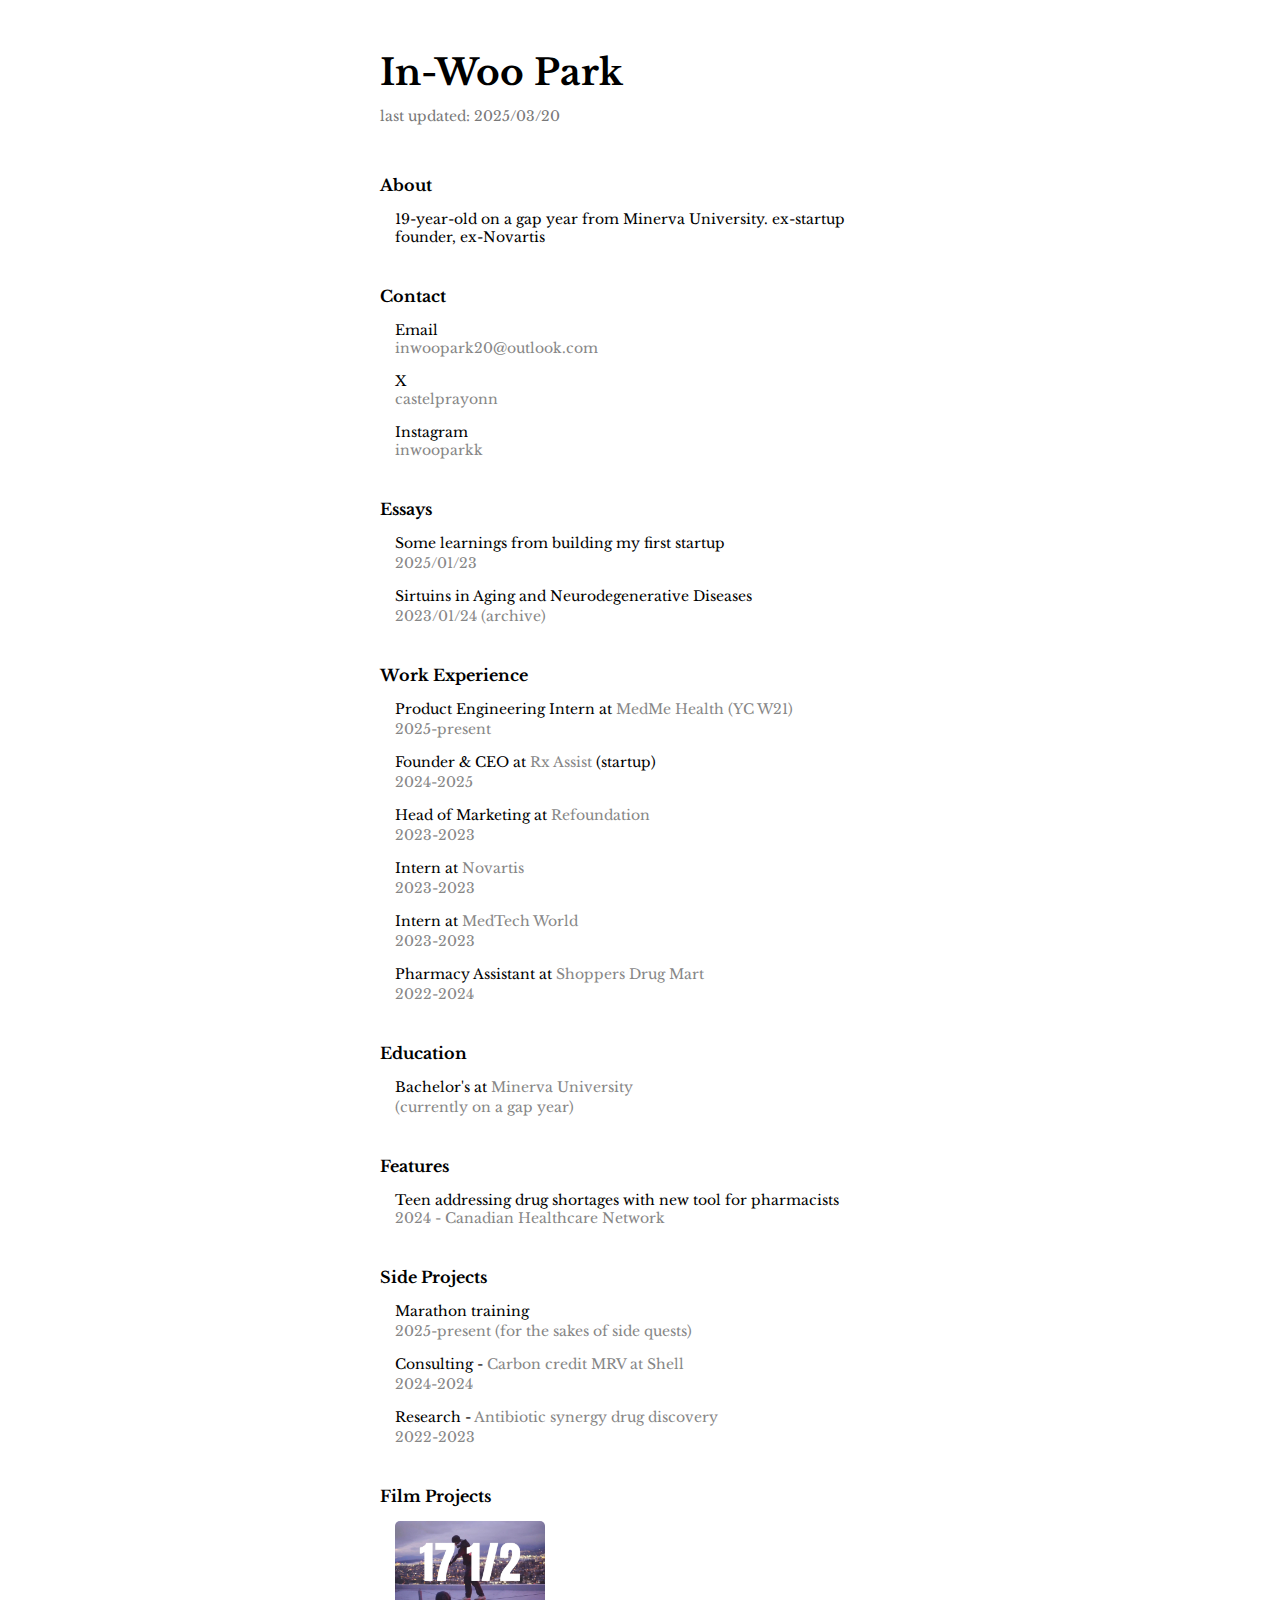
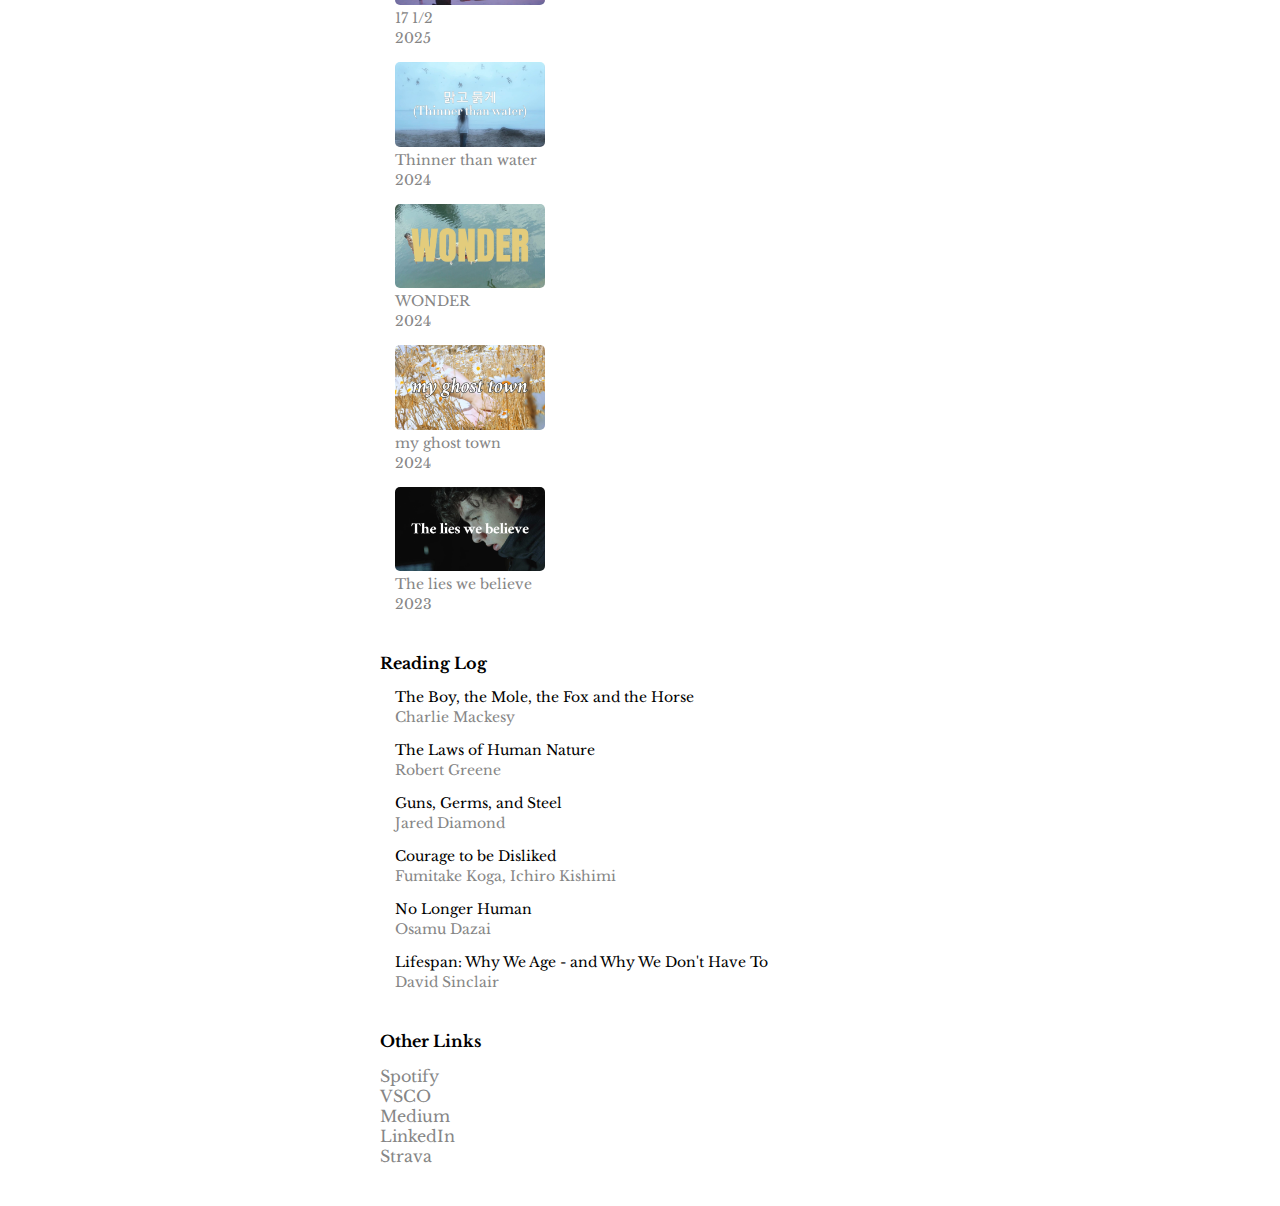
<file: index.html>
<!DOCTYPE html>
<html lang="en">
<head>
    <meta charset="UTF-8">
    <meta http-equiv="X-UA-Compatible" content="IE=edge">
    <meta name="viewport" content="width=device-width, initial-scale=1.0">

    <link rel="preconnect" href="https://fonts.googleapis.com">
    <link rel="preconnect" href="https://fonts.gstatic.com" crossorigin>
    <link href="https://fonts.googleapis.com/css2?family=Libre+Baskerville:ital,wght@0,400;0,700;1,400&display=swap" rel="stylesheet">

    <link rel="stylesheet" href="https://cdnjs.cloudflare.com/ajax/libs/font-awesome/6.7.2/css/all.min.css" integrity="sha512-Evv84Mr4kqVGRNSgIGL/F/aIDqQb7xQ2vcrdIwxfjThSH8CSR7PBEakCr51Ck+w+/U6swU2Im1vVX0SVk9ABhg==" crossorigin="anonymous" referrerpolicy="no-referrer" />

    <link rel="stylesheet" href="styles.css">

    <title>In-Woo Park</title>
</head>
<body>

    <main>
        <div class="main-container">
            <div class="content-wrapper">
                <!--SECTION 1: HERO-->
                <section class="hero-section">
                    <div class="text">
                        <h1>In-Woo Park</h1>
                        <p1>last updated: 2025/03/20</p1>
                    </div>
                </section>
        
                <!--SECTION 2: ABOUT-->
                <section class="about-section">
                    <div class="text">
                        <p>About</p>
                        <div class="bio">
                            <p1>19-year-old on a gap year from Minerva University. ex-startup founder, ex-Novartis</p1>
                        </div>                        
                    </div>
                </section>
        
                <!--SECTION 3: CONTACT-->
                <section class="contact-section">
                    <div class="text">
                        <div class="title">
                            <p>Contact</p>
                        </div>
                        <div class="email-div">
                            <p>Email</p>
                            <p1><a href="mailto:inwoopark20@outlook.com">inwoopark20@outlook.com</a></p1>
                        </div>
                        <div class="x-div">
                            <p>X</p>
                            <p1><a href="https://x.com/castelprayonn" target="_blank">castelprayonn</a></p1>
                        </div>
                        <div class="instagram-div">
                            <p>Instagram</p>
                            <p1><a href="https://www.instagram.com/inwooparkk/" target="_blank">inwooparkk</a></p1>
                        </div>
                    </div>
                </section>
        
                <!--SECTION 4: ESSAYS-->
                <section class="essay-section">
                    <div class="text">
                        <div class="title">
                            <p>Essays</p>
                        </div>
                        <section id="essay-links">
                            <div class="startup-learnings-div">
                                <p><a href="startup-learnings.html">Some learnings from building my first startup</a></p>
                                <p1>2025/01/23</p1>
                            </div>
                            <div class="sirtuins-div">
                                <p><a href="https://medium.com/illumination/the-role-of-sirtuins-in-aging-and-neurodegenerative-diseases-20069aaad51b" target="_blank">Sirtuins in Aging and Neurodegenerative Diseases</a></p>
                                <p1>2023/01/24 (archive)</p1>
                            </div>
                        </section>
                    </div>    
                </section>
        
                <!--SECTION 5: WORK EXPERIENCE-->
                <section class="work-section">
                    <div class="text">
                        <div class="title">
                            <p>Work Experience</p>
                        </div>
                        <div class="medme-div">
                            <p>Product Engineering Intern at <a href="https://www.medmehealth.com/" target="_blank">MedMe Health (YC W21)</a></p>
                            <p1>2025-present</p1>
                        </div>
                        <div class="rx-assist-div">
                            <p>Founder & CEO at <a href="https://rx-assist.ca/" target="_blank">Rx Assist</a> (startup)</p>
                            <p1>2024-2025</p1>
                        </div>
                        <div class="refoundation-div">
                            <p>Head of Marketing at <a href="https://beeloud.xyz/build/" target="_blank">Refoundation</a></p>
                            <p1>2023-2023</p1>
                        <div class="novartis-div">
                            <p>Intern at <a href="https://www.novartis.com/" target="_blank">Novartis</a></p>
                            <p1>2023-2023</p1>
                        </div>
                        <div class="med-tech-div">
                            <p>Intern at <a href="https://med-tech.world/" target="_blank">MedTech World</a></p>
                            <p1>2023-2023</p1>
                        </div>
                        </div>
                        <div class="sdm-div">
                            <p>Pharmacy Assistant at <a href="https://www.shoppersdrugmart.ca/" target="_blank">Shoppers Drug Mart</a></p>
                            <p1>2022-2024</p1>
                        </div>
                    </div>
                </section>
        
                <!--SECTION 6: EDUCATION-->
                <section class="education-section">
                    <div class="text">
                        <div class="title">
                            <p>Education</p>
                        </div>
                        <div class="minerva-div">
                            <p>Bachelor's at <a href="https://www.minerva.edu/" target="_blank">Minerva University</a></p>
                            <p1>(currently on a gap year)</p1>
                        </div>
                    </div>
                </section>

                <!--SECTION 7: FEATURES-->
                <section class="features-section">
                    <div class="text">
                        <div class="title">
                            <p>Features</p>
                        </div>
                        <section id="feature-links">
                            <div class="chn-div">
                                <p><a href="https://canadianhealthcarenetwork.ca/teen-addressing-drug-shortages-new-tool-pharmacists" target="_blank">Teen addressing drug shortages with new tool for pharmacists</a></p>
                            </div>
                            <div class="chn-div2">
                                <p>2024 - Canadian Healthcare Network</p>
                            </div>
                        </section>
                    </div>
                </section>
                
                <!--SECTION 8: SIDE PROJECTS-->
                <section class = projects-section>
                    <div class="text">
                        <div class="title">
                            <p>Side Projects</p>
                        </div>
                        <div class="marathon-div">
                            <p>Marathon training</p>
                            <p1>2025-present (for the sakes of side quests)</p1>
                        </div>
                        <div class="shell-div">
                            <p>Consulting - <a href="https://docs.google.com/presentation/d/1tk6Ji5PqYqK9Hb6DXaELuAyXMnBhgtFgfKtFP6Bo6x8/edit" target="_blank">Carbon credit MRV at Shell</a></p>
                            <p1>2024-2024</p1>
                        <div class="antibiotics-div">
                            <p>Research - <a href="https://futurescienceleaders.com/blog/2023/06/assessment-of-in-vitro-synergy-among-kanamycin-ampicillin-and-tetracycline-combinations-against-escherichia-coli-k12/" target="_blank">Antibiotic synergy drug discovery</a></p>
                            <p1>2022-2023</p1>
                        </div>
                    </div>
                </section>
        
                <!--SECTION 9: FILM PROJECTS-->
                <section class="film-section">
                    <div class="text">
                        <div class="title">
                            <p>Film Projects</p>
                        </div>
                        <div class="teen-troubles-div">
                            <a href="https://www.youtube.com/watch?v=p5yGApvfOKY" target="_blank">
                                <img src="images/IMG_5952.jpg" alt="thumbnail"><br>
                            </a>
                            <p><a href="https://www.youtube.com/watch?v=p5yGApvfOKY" target="_blank">17 1/2</a></p>
                            <p1>2025</p1><br>
                        </div>
                        <div class="water-div">
                            <a href="https://www.youtube.com/watch?v=RdM8psPMJ3U" target="_blank">
                                <img src="images/IMG_5249.jpg" alt="thumbnail"><br>
                            </a>
                            <p><a href="https://www.youtube.com/watch?v=RdM8psPMJ3U" target="_blank">Thinner than water</a></p>
                            <p1>2024</p1><br>
                        </div>
                        <div class="wonder-div">
                            <a href="https://www.youtube.com/watch?v=_JStQU2eSso" target="_blank">
                                <img src="images/IMG_5248.jpg" alt="thumbnail"><br>
                            </a>
                            <p><a href="https://www.youtube.com/watch?v=_JStQU2eSso" target="_blank">WONDER</a></p>
                            <p1>2024</p1>
                        </div>
                        <div class="ghost-div">
                            <a href="https://www.youtube.com/watch?v=nHdWWdmsoG0" target="_blank">
                                <img src="images/IMG_5244.jpg" alt="thumbnail"><br>
                            </a>
                            <p><a href="https://www.youtube.com/watch?v=nHdWWdmsoG0" target="_blank">my ghost town</a></p>
                            <p1>2024</p1>
                        </div>
                        <div class="lies-div">
                            <a href="https://www.youtube.com/watch?v=hw29egO9UMk" target="_blank">
                                <img src="images/IMG_2579.jpg" alt="thumbnail"><br>
                            </a>
                            <p><a href="https://www.youtube.com/watch?v=hw29egO9UMk" target="_blank">The lies we believe</a></p>
                            <p1>2023</p1>
                        </div>
                    </div>
                </section>
        
                <!--SECTION 10: READING LOG-->
                <section class="reading-section">
                    <div class="text">
                        <div class="title">
                            <p>Reading Log</p>
                        </div>
                        <div class="CM-div">
                            <p>The Boy, the Mole, the Fox and the Horse</p>
                            <p1>Charlie Mackesy</p1>
                        </div>
                        <div class="TLOHN-div">
                            <p>The Laws of Human Nature</p>
                            <p1>Robert Greene</p1>
                        </div>
                        <div class="guns-div">
                            <p>Guns, Germs, and Steel</p>
                            <p1>Jared Diamond</p1>
                        <div class="courage-div">
                            <p>Courage to be Disliked</p>
                            <p1>Fumitake Koga, Ichiro Kishimi</p1>
                        </div>
                        <div class="no-human-div">
                            <p>No Longer Human</p>
                            <p1>Osamu Dazai</p1>
                        </div>
                        <div class="lifespan-div">
                            <p>Lifespan: Why We Age - and Why We Don't Have To</p>
                            <p1>David Sinclair</p1>
                        </div>
                    </div>
                </section>
                
                <!--SECTION 11: OTHER LINKS-->
                <section class="other-links-section">
                    <div class="text">
                        <div class="title">
                            <p>Other Links</p>
                        </div>
                    <div class="links">
                        <p>
                            <a href="https://open.spotify.com/user/xfplmm2vyedh5u34zgig5b5xr" target="_blank">Spotify</a><br>
                            <a href="https://vsco.co/inwoo-park/gallery" target="_blank">VSCO</a><br>
                            <a href="https://medium.com/@555inwoopark" target="_blank">Medium</a><br>
                            <a href="https://www.linkedin.com/in/in-woopark/" target="_blank">LinkedIn</a><br>
                            <a href="https://strava.app.link/kcP3H1e9YRb" target="_blank">Strava</a><br>
                        </p>
                    </div>
                    </div>
                </section>
            </div>
        </div>
    </main>

</body>
</html>
</file>
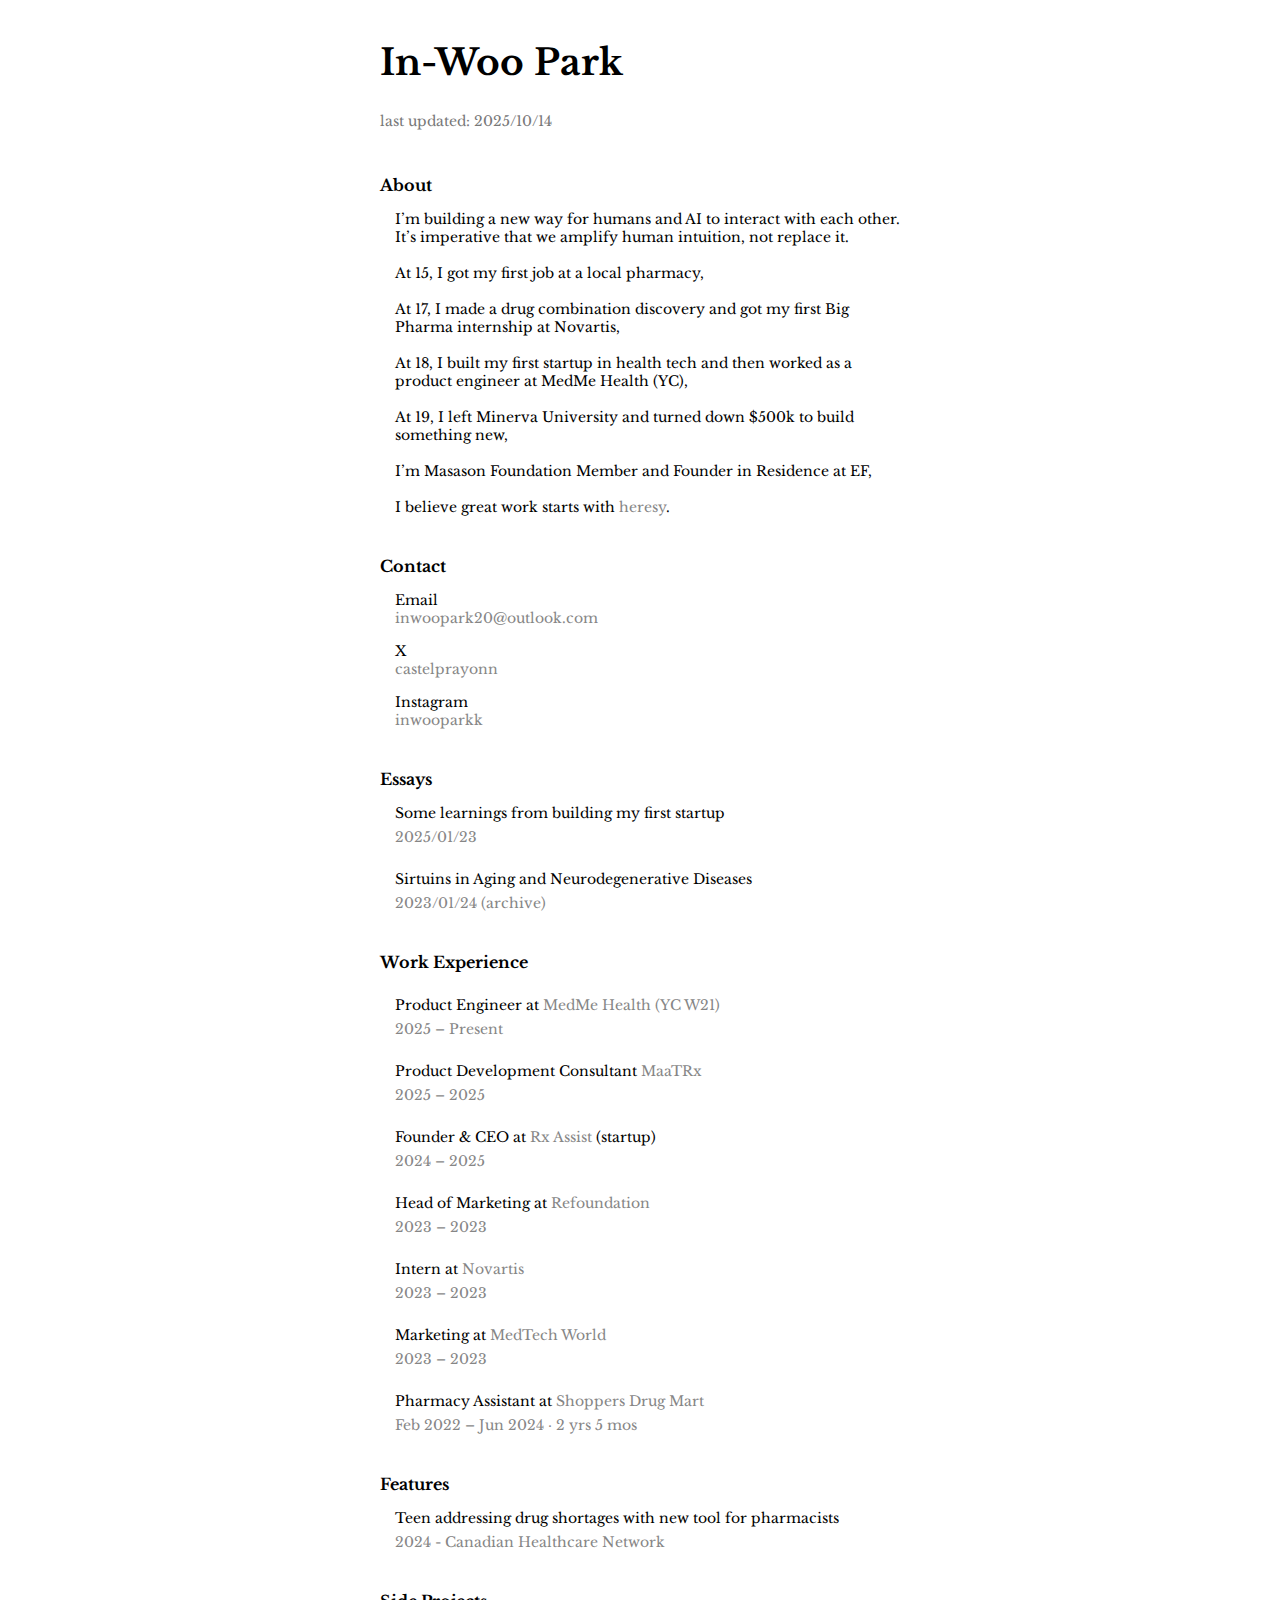
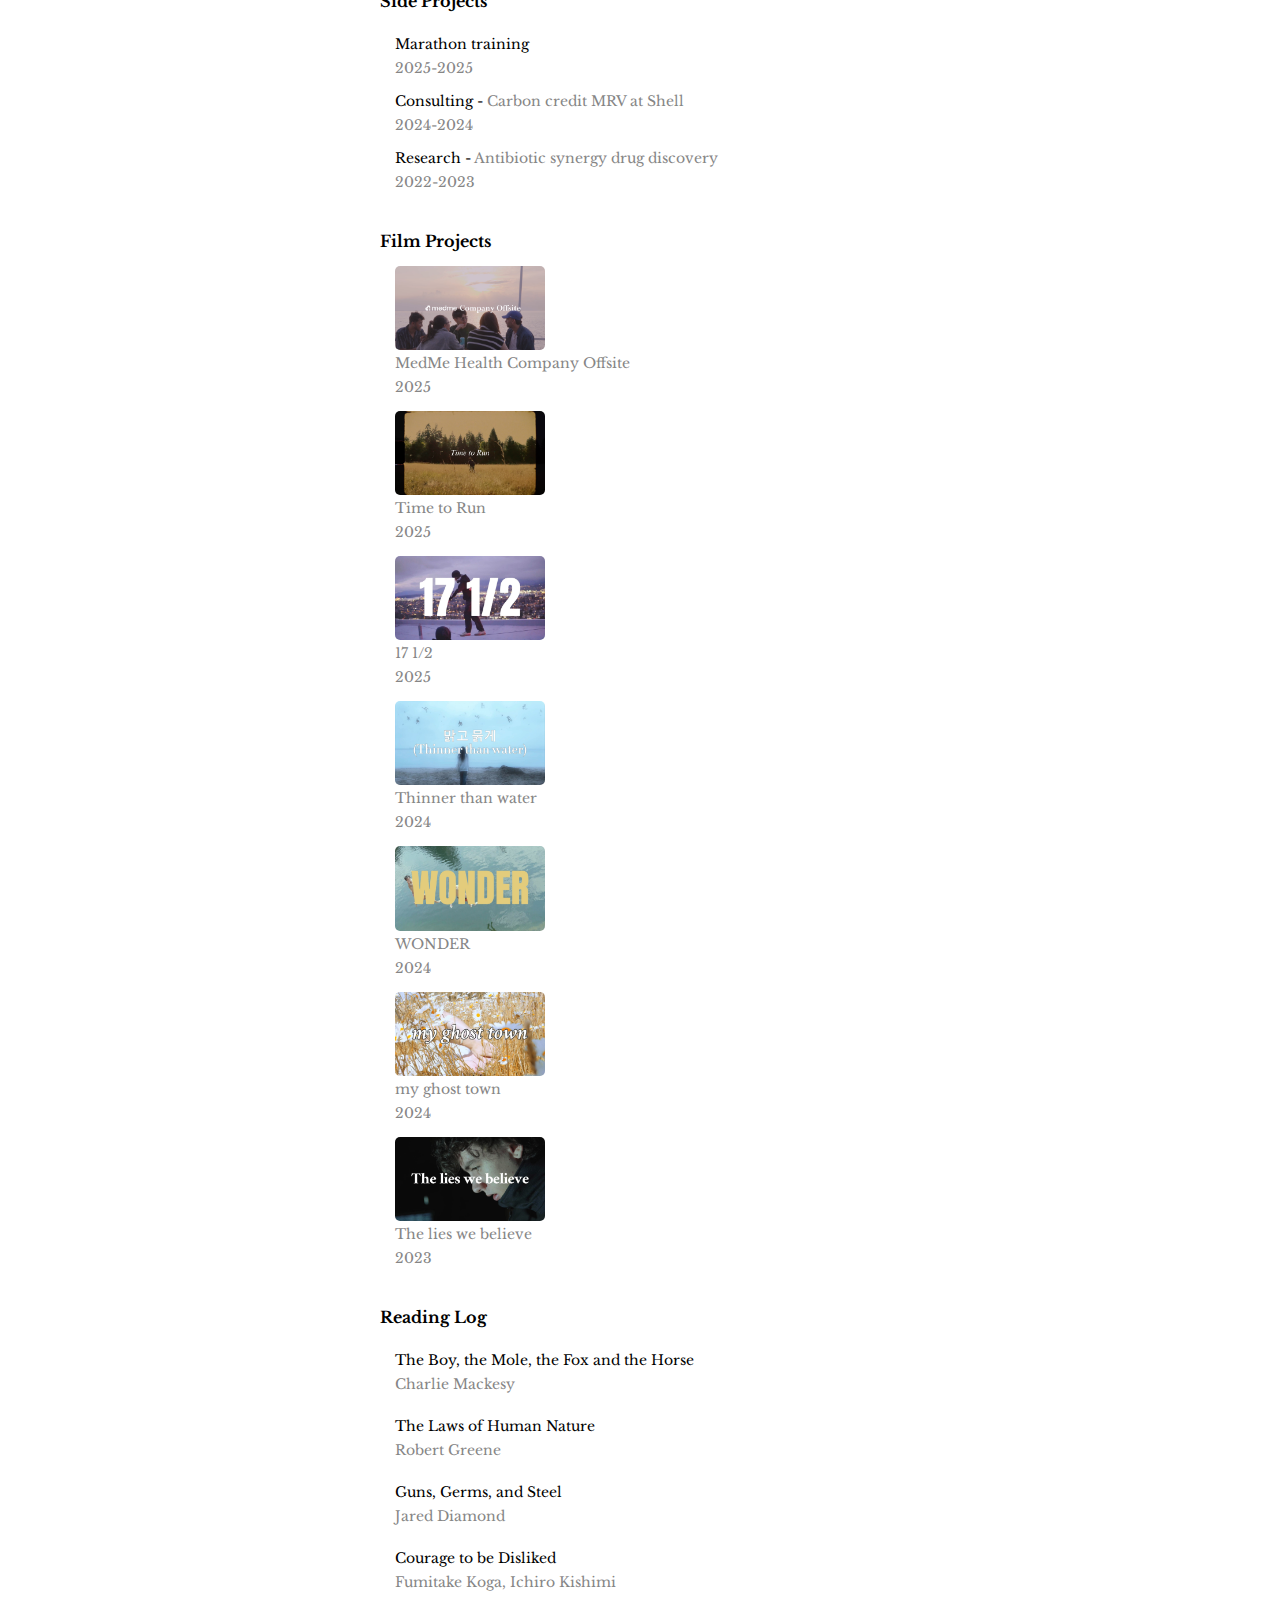
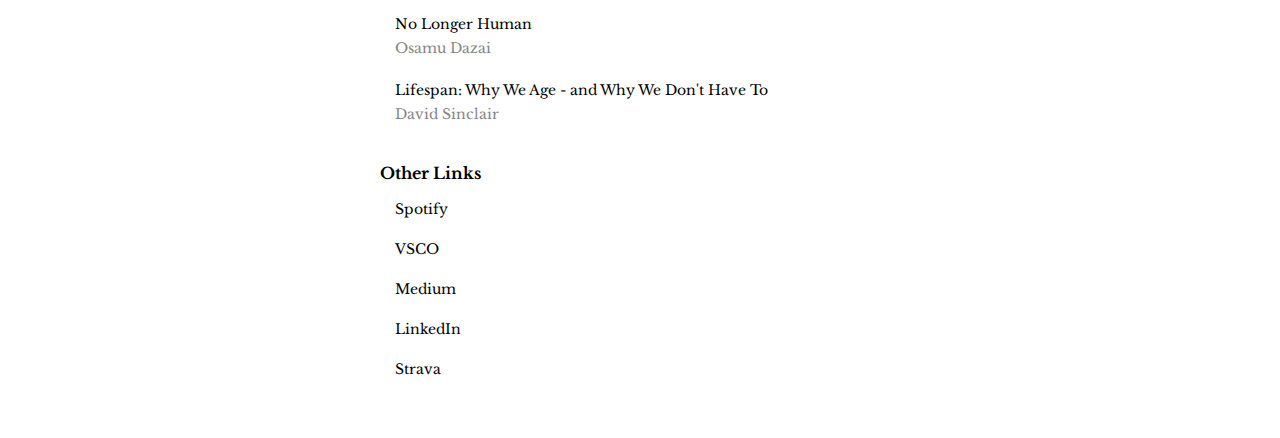
<file: personal-website/index.html>
<!DOCTYPE html>
<html lang="en">
<head>
    <meta charset="UTF-8">
    <meta http-equiv="X-UA-Compatible" content="IE=edge">
    <meta name="viewport" content="width=device-width, initial-scale=1.0">

    <link rel="preconnect" href="https://fonts.googleapis.com">
    <link rel="preconnect" href="https://fonts.gstatic.com" crossorigin>
    <link href="https://fonts.googleapis.com/css2?family=Libre+Baskerville:ital,wght@0,400;0,700;1,400&display=swap" rel="stylesheet">

    <link rel="stylesheet" href="https://cdnjs.cloudflare.com/ajax/libs/font-awesome/6.7.2/css/all.min.css" integrity="sha512-Evv84Mr4kqVGRNSgIGL/F/aIDqQb7xQ2vcrdIwxfjThSH8CSR7PBEakCr51Ck+w+/U6swU2Im1vVX0SVk9ABhg==" crossorigin="anonymous" referrerpolicy="no-referrer" />

    <link rel="stylesheet" href="styles.css?v=3">

    <title>In-Woo Park</title>
</head>
<body>

    <main>
        <div class="main-container">
            <div class="content-wrapper">
                <!--SECTION 1: HERO-->
                <section class="hero-section">
                    <div class="text">
                        <h1>In-Woo Park</h1>
                        <p class="meta">last updated: 2025/10/14</p>
                    </div>
                </section>
        
                <!--SECTION 2: ABOUT-->
                <section class="about-section">
                    <div class="text">
                        <p>About</p>
                        <div class="bio">
                            <p>I’m building a new way for humans and AI to interact with each other. It’s imperative that we amplify human intuition, not replace it.</p><br>
                            <p>At 15, I got my first job at a local pharmacy,</p><br>
                            <p>At 17, I made a drug combination discovery and got my first Big Pharma internship at Novartis,</p><br>
                            <p>At 18, I built my first startup in health tech and then worked as a product engineer at MedMe Health (YC),</p><br>
                            <p>At 19, I left Minerva University and turned down $500k to build something new,</p><br>
                            <p>I’m Masason Foundation Member and Founder in Residence at EF,</p><br>
                            <p>I believe great work starts with <a href="https://www.paulgraham.com/heresy.html" target="_blank">heresy</a>.</p>
                        </div>       
                    </div>
                </section>
        
                <!--SECTION 3: CONTACT-->
                <section class="contact-section">
                    <div class="text">
                        <div class="title">
                            <p>Contact</p>
                        </div>
                        <div class="email-div">
                            <p>Email</p>
                            <p class="meta"><a href="mailto:inwoopark20@outlook.com">inwoopark20@outlook.com</a></p>
                        </div>
                        <div class="x-div">
                            <p>X</p>
                            <p class="meta"><a href="https://x.com/castelprayonn" target="_blank">castelprayonn</a></p>
                        </div>
                        <div class="instagram-div">
                            <p>Instagram</p>
                            <p class="meta"><a href="https://www.instagram.com/inwooparkk/" target="_blank">inwooparkk</a></p>
                        </div>
                    </div>
                </section>
        
                <!--SECTION 4: ESSAYS-->
                <section class="essay-section">
                    <div class="text">
                        <div class="title">
                            <p>Essays</p>
                        </div>
                        <section id="essay-links">
                            <div class="startup-learnings-div">
                                <p><a href="startup-learnings.html">Some learnings from building my first startup</a></p>
                                <p class="meta">2025/01/23</p>
                            </div>
                            <div class="sirtuins-div">
                                <p><a href="https://medium.com/illumination/the-role-of-sirtuins-in-aging-and-neurodegenerative-diseases-20069aaad51b" target="_blank">Sirtuins in Aging and Neurodegenerative Diseases</a></p>
                                <p class="meta">2023/01/24 (archive)</p>
                            </div>
                        </section>
                    </div>    
                </section>
        
                <!--SECTION 5: WORK EXPERIENCE-->
                <section class="work-section">
                    <div class="text">
                        <div class="title">
                            <p>Work Experience</p>
                        </div>
                        <div class="medme-div">
                            <p>Product Engineer at <a href="https://www.medmehealth.com/" target="_blank">MedMe Health (YC W21)</a></p>
                            <p class="meta">2025 – Present</p>
                            <p class="description">product managing Patient Concierge and building AI voice agents for pharmacies</p>
                        </div>
                        <div class="maatrx-div">
                            <p>Product Development Consultant <a href="https://www.maatrx.com/" target="_blank">MaaTRx</a></p>
                            <p class="meta">2025 – 2025</p>
                            <p class="description">scaling a drug shortage prediction algorithm with the highest accuracy in Canada</p>
                        </div>
                        <div class="rx-assist-div">
                            <p>Founder & CEO at <a href="https://rx-assist.ca/" target="_blank">Rx Assist</a> (startup)</p>
                            <p class="meta">2024 – 2025</p>
                            <p class="description">helped pharmacists resolve drug shortages with my team of 4 pharmacists and a previous director at Shoppers Drug Mart</p>
                        </div>
                        <div class="refoundation-div">
                            <p>Head of Marketing at <a href="https://beeloud.xyz/build/" target="_blank">Refoundation</a></p>
                            <p class="meta">2023 – 2023</p>
                            <p class="description">marketed an Adobe-backed hackathon, with 400+ participants in 38 countries</p>
                        </div>
                        <div class="novartis-div">
                            <p>Intern at <a href="https://www.novartis.com/" target="_blank">Novartis</a></p>
                            <p class="meta">2023 – 2023</p>
                            <p class="description">directly mentored by head of innovation, head of medical affairs, and more here</p>
                        </div>
                        <div class="med-tech-div">
                            <p>Marketing at <a href="https://med-tech.world/" target="_blank">MedTech World</a></p>
                            <p class="meta">2023 – 2023</p>
                            <p class="description">started from designing posters all the way to pitches for the government of Malta</p>
                        </div>
                        <div class="sdm-div">
                            <p>Pharmacy Assistant at <a href="https://www.shoppersdrugmart.ca/" target="_blank">Shoppers Drug Mart</a></p>
                            <p class="meta">Feb 2022 – Jun 2024 · 2 yrs 5 mos</p>
                            <p class="description">the start of it all - where I became exposed to the issues of healthcare</p>
                        </div>
                    </div>
                </section>
        
                

                <!--SECTION 7: FEATURES-->
                <section class="features-section">
                    <div class="text">
                        <div class="title">
                            <p>Features</p>
                        </div>
                        <section id="feature-links">
                            <div class="chn-div">
                                <p><a href="https://canadianhealthcarenetwork.ca/teen-addressing-drug-shortages-new-tool-pharmacists" target="_blank">Teen addressing drug shortages with new tool for pharmacists</a></p>
                            </div>
                            <div class="chn-div2">
                                <p>2024 - Canadian Healthcare Network</p>
                            </div>
                        </section>
                    </div>
                </section>
                
                <!--SECTION 8: SIDE PROJECTS-->
                <section class="projects-section">
                    <div class="text">
                        <div class="title">
                            <p>Side Projects</p>
                        </div>
                        <div class="marathon-div">
                            <p>Marathon training</p>
                            <p class="meta">2025-2025</p>
                            <p class="description">for the sakes of side quests - ironman next</p>
                        </div>
                        <div class="shell-div">
                            <p>Consulting - <a href="https://docs.google.com/presentation/d/1tk6Ji5PqYqK9Hb6DXaELuAyXMnBhgtFgfKtFP6Bo6x8/edit" target="_blank">Carbon credit MRV at Shell</a></p>
                            <p class="meta">2024-2024</p>
                            <p class="description">designed a carbon credit MRV system for Shell plc.</p>
                        </div>
                        <div class="antibiotics-div">
                            <p>Research - <a href="https://futurescienceleaders.com/blog/2023/06/assessment-of-in-vitro-synergy-among-kanamycin-ampicillin-and-tetracycline-combinations-against-escherichia-coli-k12/" target="_blank">Antibiotic synergy drug discovery</a></p>
                            <p class="meta">2022-2023</p>
                            <p class="description">discovered an antibiotic combination 12x more effective against E. coli</p>
                        </div>
                    </div>
                </section>
        
                <!--SECTION 9: FILM PROJECTS-->
                <section class="film-section">
                    <div class="text">
                        <div class="title">
                            <p>Film Projects</p>
                        </div>
                        <div class="medme-offsite-div">
                            <a href="https://youtu.be/rMqYvSo0m28?si=5U8pC8mLI9TpmjQ5" target="_blank">
                                <img src="images/IMG_6000.png" alt="thumbnail">
                            </a>
                            <p><a href="https://youtu.be/rMqYvSo0m28?si=5U8pC8mLI9TpmjQ5" target="_blank">MedMe Health Company Offsite</a></p>
                            <p class="meta">2025</p>
                        </div>
                        <div class="time-to-run-div">
                            <a href="https://www.youtube.com/watch?v=-OLvQjhewTQ" target="_blank">
                                <img src="images/Screenshot 2025-09-01 at 12.32.41 PM.png" alt="thumbnail">
                            </a>
                            <p><a href="https://www.youtube.com/watch?v=-OLvQjhewTQ" target="_blank">Time to Run</a></p>
                            <p class="meta">2025</p>
                        </div>
                        <div class="teen-troubles-div">
                            <a href="https://www.youtube.com/watch?v=p5yGApvfOKY" target="_blank">
                                <img src="images/IMG_5952.jpg" alt="thumbnail">
                            </a>
                            <p><a href="https://www.youtube.com/watch?v=p5yGApvfOKY" target="_blank">17 1/2</a></p>
                            <p class="meta">2025</p>
                        </div>
                        <div class="water-div">
                            <a href="https://www.youtube.com/watch?v=RdM8psPMJ3U" target="_blank">
                                <img src="images/IMG_5249.jpg" alt="thumbnail">
                            </a>
                            <p><a href="https://www.youtube.com/watch?v=RdM8psPMJ3U" target="_blank">Thinner than water</a></p>
                            <p class="meta">2024</p>
                        </div>
                        <div class="wonder-div">
                            <a href="https://www.youtube.com/watch?v=_JStQU2eSso" target="_blank">
                                <img src="images/IMG_5248.jpg" alt="thumbnail">
                            </a>
                            <p><a href="https://www.youtube.com/watch?v=_JStQU2eSso" target="_blank">WONDER</a></p>
                            <p class="meta">2024</p>
                        </div>
                        <div class="ghost-div">
                            <a href="https://www.youtube.com/watch?v=nHdWWdmsoG0" target="_blank">
                                <img src="images/IMG_5244.jpg" alt="thumbnail">
                            </a>
                            <p><a href="https://www.youtube.com/watch?v=nHdWWdmsoG0" target="_blank">my ghost town</a></p>
                            <p class="meta">2024</p>
                        </div>
                        <div class="lies-div">
                            <a href="https://www.youtube.com/watch?v=hw29egO9UMk" target="_blank">
                                <img src="images/IMG_2579.jpg" alt="thumbnail">
                            </a>
                            <p><a href="https://www.youtube.com/watch?v=hw29egO9UMk" target="_blank">The lies we believe</a></p>
                            <p class="meta">2023</p>
                        </div>
                    </div>
                </section>
        
                <!--SECTION 10: READING LOG-->
                <section class="reading-section">
                    <div class="text">
                        <div class="title">
                            <p>Reading Log</p>
                        </div>
                        <div class="CM-div">
                            <p>The Boy, the Mole, the Fox and the Horse</p>
                            <p class="meta">Charlie Mackesy</p>
                        </div>
                        <div class="TLOHN-div">
                            <p>The Laws of Human Nature</p>
                            <p class="meta">Robert Greene</p>
                        </div>
                        <div class="guns-div">
                            <p>Guns, Germs, and Steel</p>
                            <p class="meta">Jared Diamond</p>
                        </div>
                        <div class="courage-div">
                            <p>Courage to be Disliked</p>
                            <p class="meta">Fumitake Koga, Ichiro Kishimi</p>
                        </div>
                        <div class="no-human-div">
                            <p>No Longer Human</p>
                            <p class="meta">Osamu Dazai</p>
                        </div>
                        <div class="lifespan-div">
                            <p>Lifespan: Why We Age - and Why We Don't Have To</p>
                            <p class="meta">David Sinclair</p>
                        </div>
                    </div>
                </section>
                
                <!--SECTION 11: OTHER LINKS-->
                <section class="other-links-section">
                    <div class="text">
                        <div class="title">
                            <p>Other Links</p>
                        </div>
                    <div class="links">
                        <p>
                            <a href="https://open.spotify.com/user/xfplmm2vyedh5u34zgig5b5xr" target="_blank">Spotify</a><br><br>
                            <a href="https://vsco.co/inwoo-park/gallery" target="_blank">VSCO</a><br><br>
                            <a href="https://medium.com/@555inwoopark" target="_blank">Medium</a><br><br>
                            <a href="https://www.linkedin.com/in/in-woopark/" target="_blank">LinkedIn</a><br><br>
                            <a href="https://strava.app.link/kcP3H1e9YRb" target="_blank">Strava</a><br><br>
                        </p>
                    </div>
                    </div>
                </section>
            </div>
        </div>
    </main>

    <script>
        const descriptions = document.querySelectorAll('.description');
        
        const observer = new IntersectionObserver((entries) => {
            entries.forEach(entry => {
                if (entry.isIntersecting) {
                    entry.target.classList.add('visible');
                } else {
                    entry.target.classList.remove('visible');
                }
            });
        }, {
            rootMargin: '-42.5% 0px -42.5% 0px',
            threshold: 0
        });

        descriptions.forEach(description => {
            observer.observe(description);
        });
    </script>

</body>
</html>
</file>
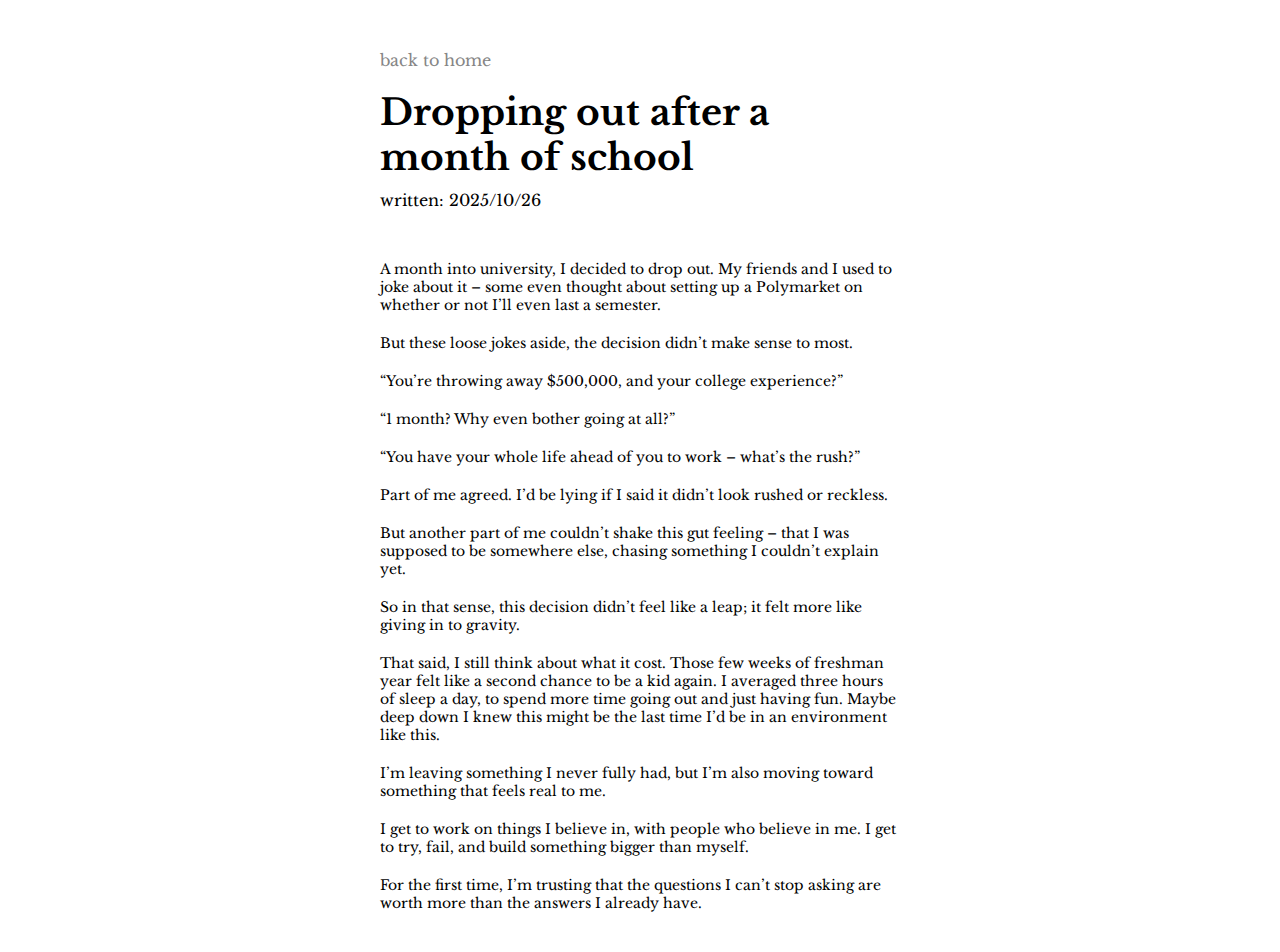
<file: dropping-out.html>
<!DOCTYPE html>
<html lang="en">
<head>
    <meta charset="UTF-8">
    <meta http-equiv="X-UA-Compatible" content="IE=edge">
    <meta name="viewport" content="width=device-width, initial-scale=1.0">

    <link rel="preconnect" href="https://fonts.googleapis.com">
    <link rel="preconnect" href="https://fonts.gstatic.com" crossorigin>
    <link href="https://fonts.googleapis.com/css2?family=Libre+Baskerville:ital,wght@0,400;0,700;1,400&display=swap" rel="stylesheet">

    <link rel="stylesheet" href="https://cdnjs.cloudflare.com/ajax/libs/font-awesome/6.7.2/css/all.min.css" integrity="sha512-Evv84Mr4kqVGRNSgIGL/F/aIDqQb7xQ2vcrdIwxfjThSH8CSR7PBEakCr51Ck+w+/U6swU2Im1vVX0SVk9ABhg==" crossorigin="anonymous" referrerpolicy="no-referrer" />

    <link rel="stylesheet" href="styles.css?v=3">

    <title>Dropping out after a month of school</title>
</head>

<body>

    <main>
        <div class="main-container">
            <div class="content-wrapper">
                <!--SECTION 1: HERO-->
                <section class="hero-section">
                    <div class="text">
                        <p class="meta"><a href="index.html">back to home</a></p><br>
                        <h1>Dropping out after a month of school</h1>
                        <p class="meta">written: 2025/10/26</p>
                    </div>
                </section>
        
                <!--SECTION 2: ESSAY CONTENT-->
                <section class="essay-section">
                    <div class="text">
                        <p>A month into university, I decided to drop out. My friends and I used to joke about it – some even thought about setting up a Polymarket on whether or not I’ll even last a semester.</p><br>
                        <p>But these loose jokes aside, the decision didn’t make sense to most.</p><br>
                        <p>“You’re throwing away $500,000, and your college experience?”</p><br>
                        <p>“1 month? Why even bother going at all?”</p><br>
                        <p>“You have your whole life ahead of you to work – what’s the rush?” </p><br>
                        <p>Part of me agreed. I’d be lying if I said it didn’t look rushed or reckless.</p><br>
                        <p>But another part of me couldn’t shake this gut feeling – that I was supposed to be somewhere else, chasing something I couldn’t explain yet.</p><br>
                        <p>So in that sense, this decision didn’t feel like a leap; it felt more like giving in to gravity.</p><br>
                        <p>That said, I still think about what it cost. Those few weeks of freshman year felt like a second chance to be a kid again. I averaged three hours of sleep a day, to spend more time going out and just having fun. Maybe deep down I knew this might be the last time I’d be in an environment like this.</p><br>
                        <p>I’m leaving something I never fully had, but I’m also moving toward something that feels real to me.</p><br>
                        <p>I get to work on things I believe in, with people who believe in me. I get to try, fail, and build something bigger than myself.</p><br>
                        <p>For the first time, I’m trusting that the questions I can’t stop asking are worth more than the answers I already have.</p>
                    </div>
                </section>
            </div>
        </div>
    </main>

</body>
</html>
</file>
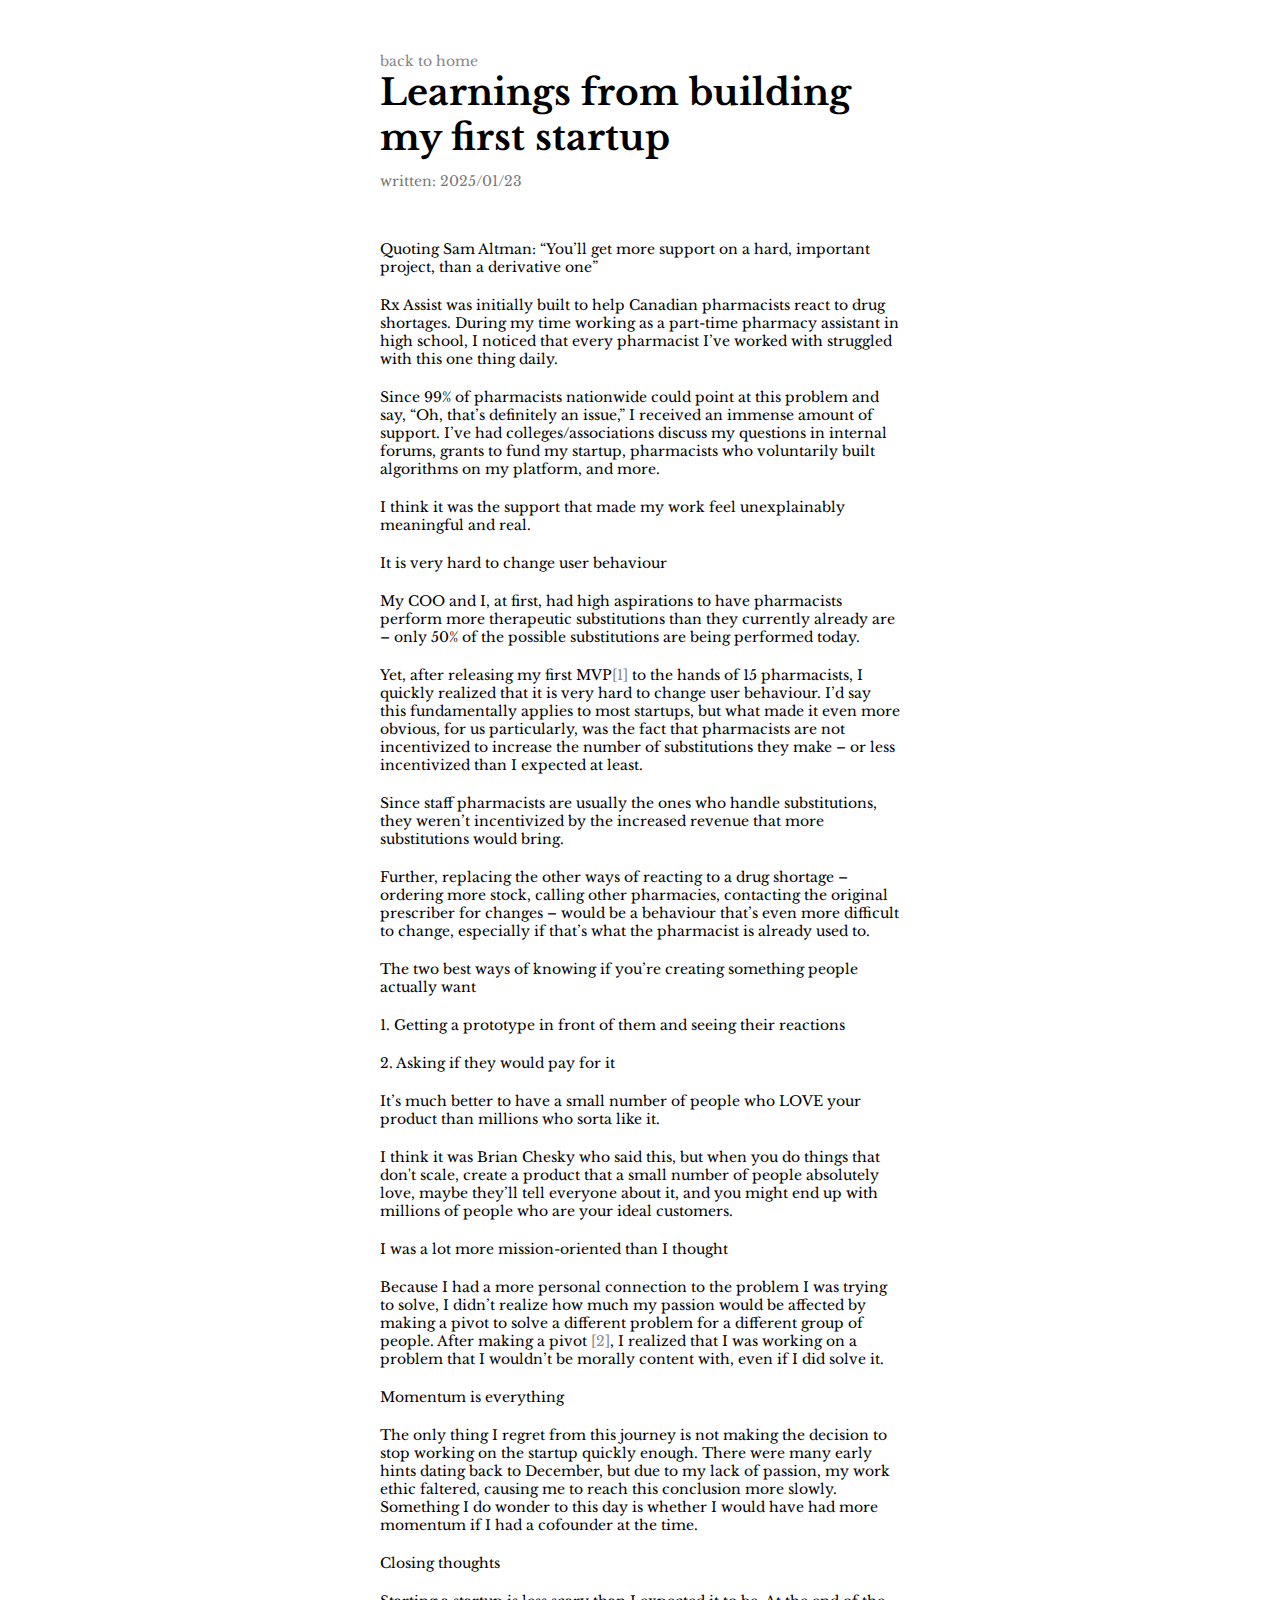
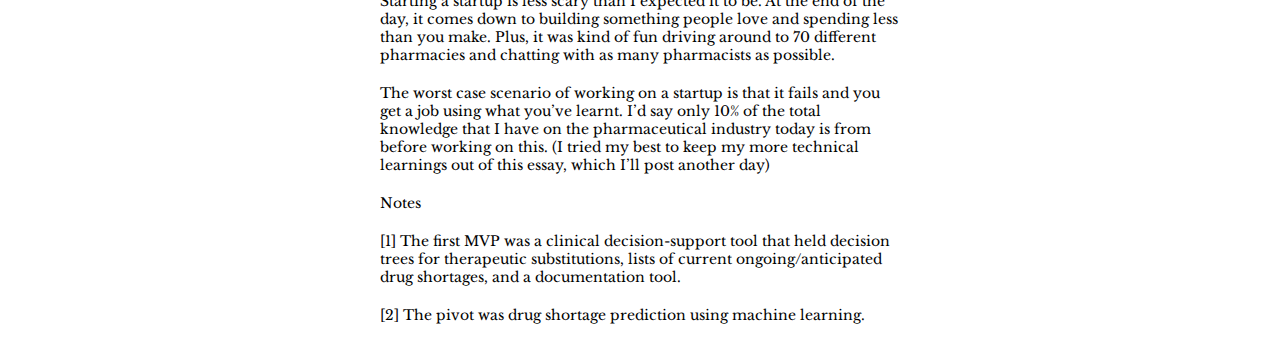
<file: startup-learnings.html>
<!DOCTYPE html>
<html lang="en">
<head>
    <meta charset="UTF-8">
    <meta http-equiv="X-UA-Compatible" content="IE=edge">
    <meta name="viewport" content="width=device-width, initial-scale=1.0">

    <link rel="preconnect" href="https://fonts.googleapis.com">
    <link rel="preconnect" href="https://fonts.gstatic.com" crossorigin>
    <link href="https://fonts.googleapis.com/css2?family=Libre+Baskerville:ital,wght@0,400;0,700;1,400&display=swap" rel="stylesheet">

    <link rel="stylesheet" href="https://cdnjs.cloudflare.com/ajax/libs/font-awesome/6.7.2/css/all.min.css" integrity="sha512-Evv84Mr4kqVGRNSgIGL/F/aIDqQb7xQ2vcrdIwxfjThSH8CSR7PBEakCr51Ck+w+/U6swU2Im1vVX0SVk9ABhg==" crossorigin="anonymous" referrerpolicy="no-referrer" />

    <link rel="stylesheet" href="styles.css">

    <title>Startup Learnings</title>
</head>

<body>

    <main>
        <div class="main-container">
            <div class="content-wrapper">
                <!--SECTION 1: HERO-->
                <section class="hero-section">
                    <div class="text">
                        <p1><a href="index.html">back to home</a></p1><br>
                        <h1>Learnings from building my first startup</h1>
                        <p1>written: 2025/01/23</p1>
                    </div>
                </section>
        
                <!--SECTION 2: ABOUT-->
                <section class="essay-section">
                    <div class="text">
                        <p><b>Quoting Sam Altman: “You’ll get more support on a hard, important project, than a derivative one”</b></p><br>
                        <p>Rx Assist was initially built to help Canadian pharmacists react to drug shortages. During my time working as a part-time pharmacy assistant in high school, I noticed that every pharmacist I’ve worked with struggled with this one thing daily.</p><br>
                        <p>Since 99% of pharmacists nationwide could point at this problem and say, “Oh, that’s definitely an issue,” I received an immense amount of support. I’ve had colleges/associations discuss my questions in internal forums, grants to fund my startup, pharmacists who voluntarily built algorithms on my platform, and more.</p><br>                      
                        <p>I think it was the support that made my work feel unexplainably meaningful and real.</p><br>
                        <p><b>It is very hard to change user behaviour</b></p><br>
                        <p>My COO and I, at first, had high aspirations to have pharmacists perform more therapeutic substitutions than they currently already are – only 50% of the possible substitutions are being performed today.</p><br>
                        <p>Yet, after releasing my first MVP<a href="#notes-section">[1]</a> to the hands of 15 pharmacists, I quickly realized that it is very hard to change user behaviour. I’d say this fundamentally applies to most startups, but what made it even more obvious, for us particularly, was the fact that pharmacists are not incentivized to increase the number of substitutions they make – or less incentivized than I expected at least.</p><br>
                        <p>Since staff pharmacists are usually the ones who handle substitutions, they weren’t incentivized by the increased revenue that more substitutions would bring.</p><br>
                        <p>Further, replacing the other ways of reacting to a drug shortage – ordering more stock, calling other pharmacies, contacting the original prescriber for changes – would be a behaviour that’s even more difficult to change, especially if that’s what the pharmacist is already used to.</p><br>
                        <p><b>The two best ways of knowing if you’re creating something people actually want</b></p><br>
                        <p>1. Getting a prototype in front of them and seeing their reactions</p><br>
                        <p>2. Asking if they would pay for it</p><br>
                        <p><b>It’s much better to have a small number of people who LOVE your product than millions who sorta like it.</b></p><br>
                        <p>I think it was Brian Chesky who said this, but when you do things that don't scale, create a product that a small number of people absolutely love, maybe they’ll tell everyone about it, and you might end up with millions of people who are your <b>ideal customers.</b></p><br>
                        <p><b>I was a lot more mission-oriented than I thought</b></p><br>
                        <p>Because I had a more personal connection to the problem I was trying to solve, I didn’t realize how much my passion would be affected by making a pivot to solve a different problem for a different group of people. After making a pivot <a href="#notes-section">[2]</a>, I realized that I was working on a problem that I wouldn’t be morally content with, even if I did solve it.</p><br>
                        <p><b>Momentum is everything</b></p><br>
                        <p>The only thing I regret from this journey is not making the decision to stop working on the startup quickly enough. There were many early hints dating back to December, but due to my lack of passion, my work ethic faltered, causing me to reach this conclusion more slowly. Something I do wonder to this day is whether I would have had more momentum if I had a cofounder at the time.</p><br>
                        <p><b>Closing thoughts</b></p><br>
                        <p>Starting a startup is less scary than I expected it to be. At the end of the day, it comes down to building something people love and spending less than you make. Plus, it was kind of fun driving around to 70 different pharmacies and chatting with as many pharmacists as possible.</p><br>
                        <p>The worst case scenario of working on a startup is that it fails and you get a job using what you’ve learnt. <b>I’d say only 10% of the total knowledge that I have on the pharmaceutical industry today is from before working on this.</b> (I tried my best to keep my more technical learnings out of this essay, which I’ll post another day)</p><br>
                        <section id="notes-section">
                            <p><b>Notes</b></p><br>
                            <p>[1] The first MVP was a clinical decision-support tool that held decision trees for therapeutic substitutions, lists of current ongoing/anticipated drug shortages, and a documentation tool.</p><br>
                            <p>[2] The pivot was drug shortage prediction using machine learning.</p>
                        </section>
                    </div>
                </section>
            </div>
        </div>
    </main>

</body>
</html>
</file>
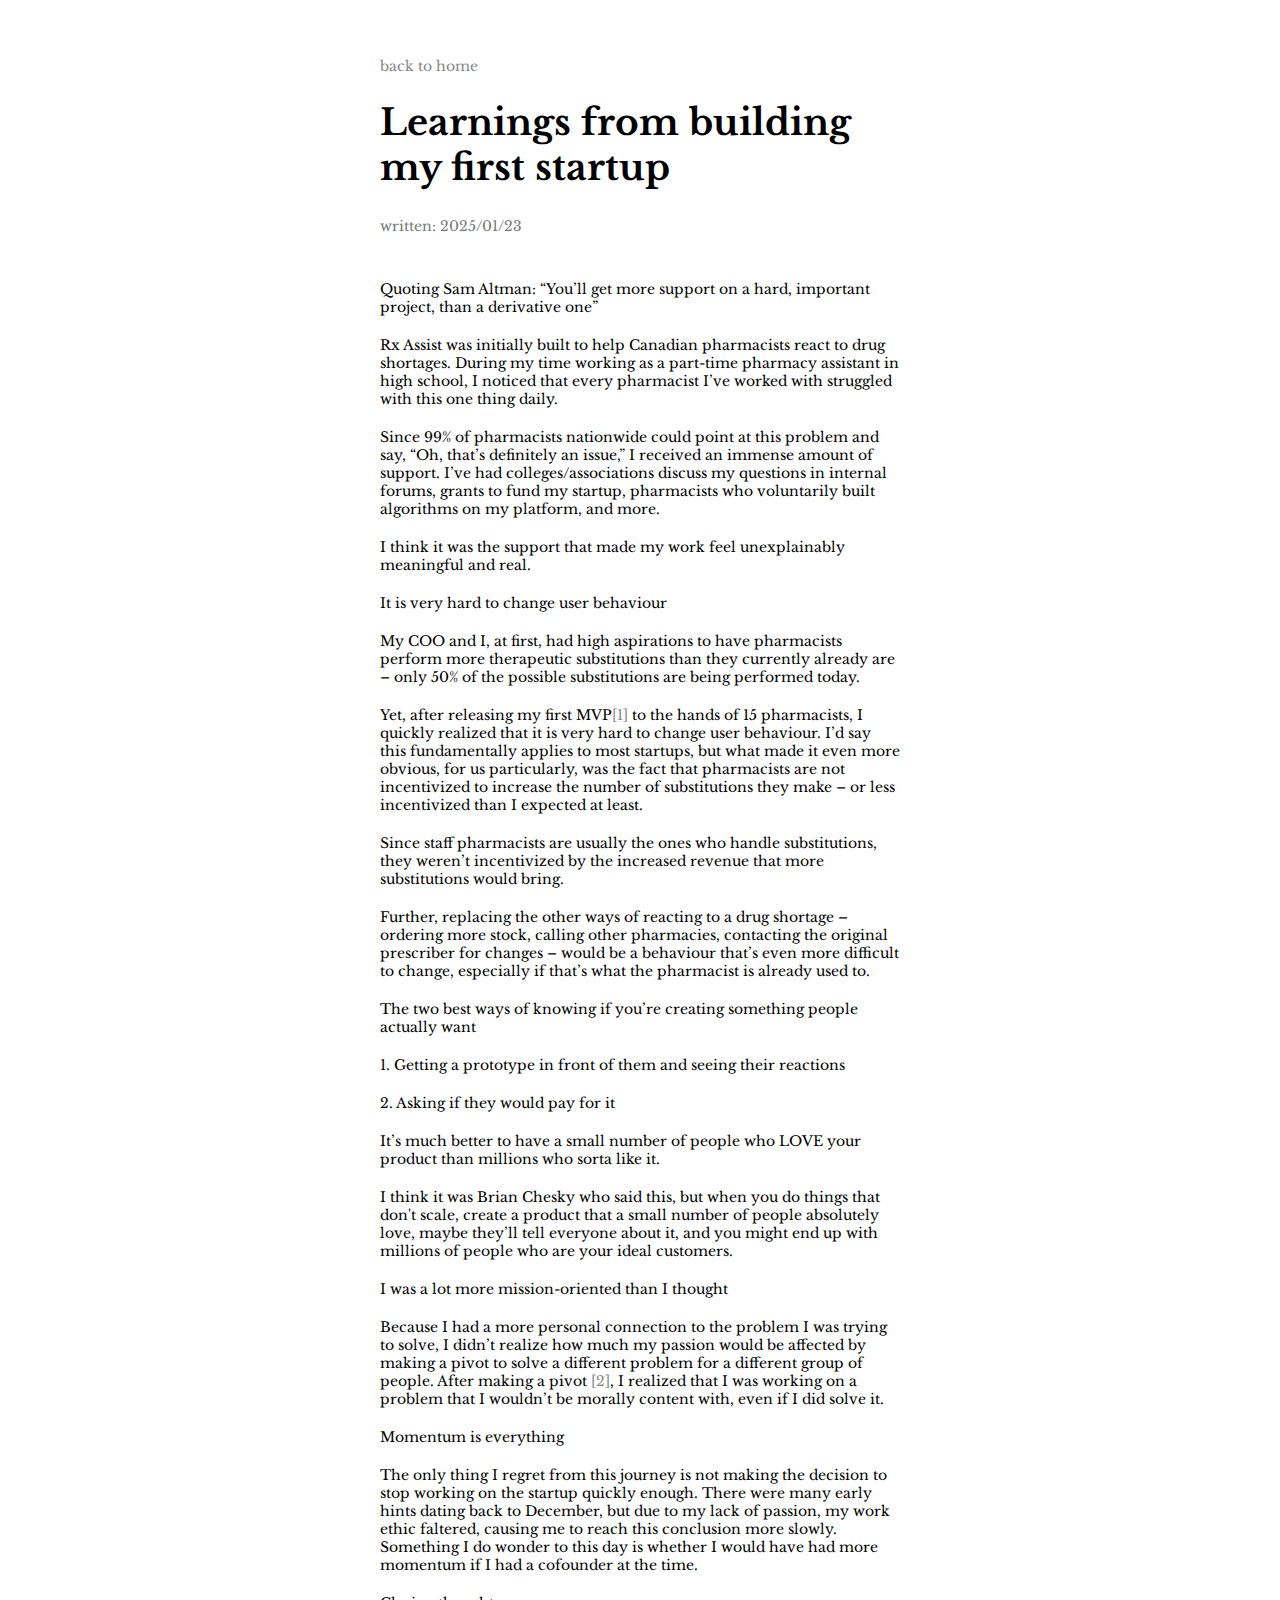
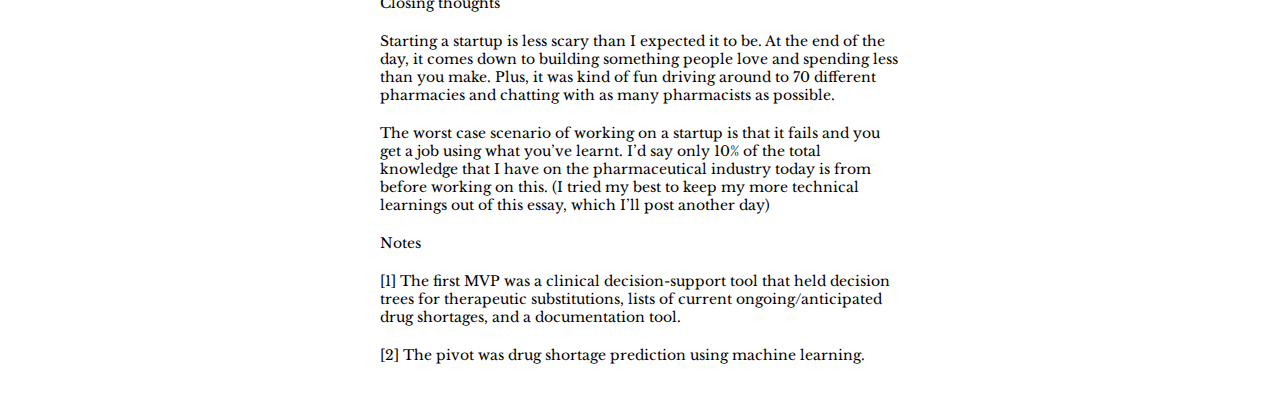
<file: personal-website/startup-learnings.html>
<!DOCTYPE html>
<html lang="en">
<head>
    <meta charset="UTF-8">
    <meta http-equiv="X-UA-Compatible" content="IE=edge">
    <meta name="viewport" content="width=device-width, initial-scale=1.0">

    <link rel="preconnect" href="https://fonts.googleapis.com">
    <link rel="preconnect" href="https://fonts.gstatic.com" crossorigin>
    <link href="https://fonts.googleapis.com/css2?family=Libre+Baskerville:ital,wght@0,400;0,700;1,400&display=swap" rel="stylesheet">

    <link rel="stylesheet" href="https://cdnjs.cloudflare.com/ajax/libs/font-awesome/6.7.2/css/all.min.css" integrity="sha512-Evv84Mr4kqVGRNSgIGL/F/aIDqQb7xQ2vcrdIwxfjThSH8CSR7PBEakCr51Ck+w+/U6swU2Im1vVX0SVk9ABhg==" crossorigin="anonymous" referrerpolicy="no-referrer" />

    <link rel="stylesheet" href="styles.css">

    <title>Startup Learnings</title>
</head>

<body>

    <main>
        <div class="main-container">
            <div class="content-wrapper">
                <!--SECTION 1: HERO-->
                <section class="hero-section">
                    <div class="text">
                        <p class="meta"><a href="index.html">back to home</a></p><br>
                        <h1>Learnings from building my first startup</h1>
                        <p class="meta">written: 2025/01/23</p>
                    </div>
                </section>
        
                <!--SECTION 2: ABOUT-->
                <section class="essay-section">
                    <div class="text">
                        <p><b>Quoting Sam Altman: “You’ll get more support on a hard, important project, than a derivative one”</b></p><br>
                        <p>Rx Assist was initially built to help Canadian pharmacists react to drug shortages. During my time working as a part-time pharmacy assistant in high school, I noticed that every pharmacist I’ve worked with struggled with this one thing daily.</p><br>
                        <p>Since 99% of pharmacists nationwide could point at this problem and say, “Oh, that’s definitely an issue,” I received an immense amount of support. I’ve had colleges/associations discuss my questions in internal forums, grants to fund my startup, pharmacists who voluntarily built algorithms on my platform, and more.</p><br>                      
                        <p>I think it was the support that made my work feel unexplainably meaningful and real.</p><br>
                        <p><b>It is very hard to change user behaviour</b></p><br>
                        <p>My COO and I, at first, had high aspirations to have pharmacists perform more therapeutic substitutions than they currently already are – only 50% of the possible substitutions are being performed today.</p><br>
                        <p>Yet, after releasing my first MVP<a href="#notes-section">[1]</a> to the hands of 15 pharmacists, I quickly realized that it is very hard to change user behaviour. I’d say this fundamentally applies to most startups, but what made it even more obvious, for us particularly, was the fact that pharmacists are not incentivized to increase the number of substitutions they make – or less incentivized than I expected at least.</p><br>
                        <p>Since staff pharmacists are usually the ones who handle substitutions, they weren’t incentivized by the increased revenue that more substitutions would bring.</p><br>
                        <p>Further, replacing the other ways of reacting to a drug shortage – ordering more stock, calling other pharmacies, contacting the original prescriber for changes – would be a behaviour that’s even more difficult to change, especially if that’s what the pharmacist is already used to.</p><br>
                        <p><b>The two best ways of knowing if you’re creating something people actually want</b></p><br>
                        <p>1. Getting a prototype in front of them and seeing their reactions</p><br>
                        <p>2. Asking if they would pay for it</p><br>
                        <p><b>It’s much better to have a small number of people who LOVE your product than millions who sorta like it.</b></p><br>
                        <p>I think it was Brian Chesky who said this, but when you do things that don't scale, create a product that a small number of people absolutely love, maybe they’ll tell everyone about it, and you might end up with millions of people who are your <b>ideal customers.</b></p><br>
                        <p><b>I was a lot more mission-oriented than I thought</b></p><br>
                        <p>Because I had a more personal connection to the problem I was trying to solve, I didn’t realize how much my passion would be affected by making a pivot to solve a different problem for a different group of people. After making a pivot <a href="#notes-section">[2]</a>, I realized that I was working on a problem that I wouldn’t be morally content with, even if I did solve it.</p><br>
                        <p><b>Momentum is everything</b></p><br>
                        <p>The only thing I regret from this journey is not making the decision to stop working on the startup quickly enough. There were many early hints dating back to December, but due to my lack of passion, my work ethic faltered, causing me to reach this conclusion more slowly. Something I do wonder to this day is whether I would have had more momentum if I had a cofounder at the time.</p><br>
                        <p><b>Closing thoughts</b></p><br>
                        <p>Starting a startup is less scary than I expected it to be. At the end of the day, it comes down to building something people love and spending less than you make. Plus, it was kind of fun driving around to 70 different pharmacies and chatting with as many pharmacists as possible.</p><br>
                        <p>The worst case scenario of working on a startup is that it fails and you get a job using what you’ve learnt. <b>I’d say only 10% of the total knowledge that I have on the pharmaceutical industry today is from before working on this.</b> (I tried my best to keep my more technical learnings out of this essay, which I’ll post another day)</p><br>
                        <section id="notes-section">
                            <p><b>Notes</b></p><br>
                            <p>[1] The first MVP was a clinical decision-support tool that held decision trees for therapeutic substitutions, lists of current ongoing/anticipated drug shortages, and a documentation tool.</p><br>
                            <p>[2] The pivot was drug shortage prediction using machine learning.</p>
                        </section>
                    </div>
                </section>
            </div>
        </div>
    </main>

</body>
</html>
</file>
<file: styles.css>
:root {
    --text-color: #3E3E3E;
    --link-color: #787878;
    --background-color: #ffffff;
}

* {
    margin: 0;
    padding: 0;
    box-sizing: border-box;
}

body {
    font-family: 'Libre Baskerville';
    background-color: var(--background-color);
}

a {
    color: var(--link-color);
    text-decoration: none;
}

#essay-links a {
    color:#000000
}

#feature-links a {
    color:#000000
}

.main-container {
    display: flex;              /* Enables Flexbox */
    justify-content: center;    /* Horizontally centers content */
    text-align: left;           /* Ensures text inside is left-aligned */
    min-height: 100vh;          /* Makes container fill the full viewport height */
    padding: 20px;
}

.content-wrapper {
    max-width: 600px;
    width: 100%;
}

/* SECTION 1: HERO */
.hero-section {
    display: flex;
    justify-content: left;
    align-items: center;
    text-align: left;
    padding: 30px 40px;
    max-width: 600px;
}


.hero-section .text h1 {
    font-size: 36px;
    padding-bottom: 10px;
}

.hero-section .text p1 {
    margin-top: 50px;
    padding: 5px 0;
    font-size: 14px;
    color: #787878;
}

/* SECTION 2: ABOUT */
.about-section {
    display: flex;
    justify-content: space-between;
    align-items: center;
    padding: 20px 40px;
    gap: 40px;
    max-width: 600px;
}

.about-section .text p {
    margin-bottom: 15px;
    font-weight: bold;
}

.about-section .text .bio {
    font-size: 14px;
    margin-left: 15px;
}

/* SECTION 3: CONTACT */
.contact-section {
    display: flex;
    justify-content: space-between;
    align-items: center;
    padding: 20px 40px;
    max-width: 600px;
}

.contact-section .text .title {
    margin-bottom: 15px;
    font-weight: bold;
}

.contact-section .text .email-div {
    font-weight: lighter;
    margin-bottom: 15px;
    font-size: 14px;
    margin-left: 15px;
}

.contact-section .text .email-div p {
    color: #000000;
}

.contact-section .text .x-div {
    font-weight: lighter;
    margin-bottom: 15px;
    font-size: 14px;
    margin-left: 15px;
}

.contact-section .text .x-div p {
    color: #000000;
}

.contact-section .text .instagram-div {
    font-weight: lighter;
    font-size: 14px;
    margin-left: 15px;
}

.contact-section .text .instagram-div p {
    color: #000000;
}

a {
    color: #868686; /* Change link color */
    text-decoration: none; /* Remove underline */
}

a:hover {
    text-decoration: underline; /* Add underline on hover */
    color: #000000; /* Change color on hover */
}


/* SECTION 4: ESSAYS */
.essay-section {
    display: flex;
    justify-content: space-between;
    align-items: center;
    padding: 20px 40px;
    gap: 40px;
    max-width: 600px;
}

.essay-section .text .title p {
    margin-bottom: 15px;
    font-weight: bold;
    font-size: 16px;
}

.essay-section .text .startup-learnings-div p {
    font-size: 14px;
    font-weight: lighter;
    margin-left: 15px;
}
.essay-section .text .startup-learnings-div p1 {
    font-size: 14px;
    font-weight: lighter;
    color: #868686;
    margin-left: 15px;
}

.essay-section .text .sirtuins-div p {
    font-size: 14px;
    font-weight: lighter;
    margin-top: 15px;
    margin-left: 15px;
}

.essay-section .text .sirtuins-div p1 {
    font-size: 14px;
    font-weight: lighter;
    color: #868686;
    margin-left: 15px;
}

/* SECTION 5: WORK EXPERIENCE */
.work-section {
    display: flex;
    justify-content: space-between;
    align-items: center;
    padding: 20px 40px;
    gap: 40px;
    max-width: 600px;
}

.work-section .text .title {
    margin-bottom: 15px;
    font-weight: bold;
}

.work-section .text .rx-assist-div p {
    font-size: 14px;
    font-weight: lighter;
    margin-left: 15px;
    margin-top: 15px;
}
.work-section .text .rx-assist-div p1 {
    font-size: 14px;
    font-weight: lighter;
    color: #868686;
    margin-left: 15px;
}

.work-section .text .medme-div p {
    font-size: 14px;
    font-weight: lighter;
    margin-left: 15px;
}
.work-section .text .medme-div p1 {
    font-size: 14px;
    font-weight: lighter;
    color: #868686;
    margin-left: 15px;
}

.work-section .text .med-tech-div p {
    font-size: 14px;
    font-weight: lighter;
    margin-left: 15px;
    margin-top: 15px;
}
.work-section .text .med-tech-div p1 {
    font-size: 14px;
    font-weight: lighter;
    color: #868686;
    margin-left: 15px;
}

.work-section .text .novartis-div p {
    font-size: 14px;
    font-weight: lighter;
    margin-left: 15px;
    margin-top: 15px;
}
.work-section .text .novartis-div p1 {
    font-size: 14px;
    font-weight: lighter;
    color: #868686;
    margin-left: 15px;
}

.work-section .text .refoundation-div p {
    font-size: 14px;
    font-weight: lighter;
    margin-left: 15px;
    margin-top: 15px;
}
.work-section .text .refoundation-div p1 {
    font-size: 14px;
    font-weight: lighter;
    color: #868686;
    margin-left: 15px;
}

.work-section .text .sdm-div p {
    font-size: 14px;
    font-weight: lighter;
    margin-left: 15px;
    margin-top: 15px;
}
.work-section .text .sdm-div p1 {
    font-size: 14px;
    font-weight: lighter;
    color: #868686;
    margin-left: 15px;
}


/* SECTION 6: EDUCATION */
.education-section {
    display: flex;
    justify-content: space-between;
    align-items: center;
    padding: 20px 40px;
    gap: 40px;
    max-width: 600px;
}

.education-section .text .title {
    margin-bottom: 15px;
    font-weight: bold;
}

.education-section .text .minerva-div p {
    font-size: 14px;
    font-weight: lighter;
    margin-left: 15px;
}
.education-section .text .minerva-div p1 {
    font-size: 14px;
    font-weight: lighter;
    color: #868686;
    margin-left: 15px;
}

/* SECTION 7: FEATURES */
.features-section {
    display: flex;
    justify-content: space-between;
    align-items: center;
    padding: 20px 40px;
    gap: 40px;
    max-width: 600px;
}

.features-section .text .title p {
    margin-bottom: 15px;
    font-weight: bold;
    font-size: 16px;
}

.features-section .text .chn-div p {
    font-size: 14px;
    font-weight: lighter;
    margin-left: 15px;
}
.features-section .text .chn-div2 p {
    font-size: 14px;
    font-weight: lighter;
    color: #868686;
    margin-left: 15px;
}

/* SECTION 8: SIDE PROJECTS */
.projects-section {
    display: flex;
    justify-content: space-between;
    align-items: center;
    padding: 20px 40px;
    gap: 40px;
    max-width: 600px;
}

.projects-section .text .title {
    margin-bottom: 15px;
    font-weight: bold;
}

.projects-section .text .antibiotics-div {
    margin-top: 15px;
}

.projects-section .text .antibiotics-div p {
    font-size: 14px;
    font-weight: lighter;
}
.projects-section .text .antibiotics-div p1 {
    font-size: 14px;
    font-weight: lighter;
    color: #868686;
}

.projects-section .text .shell-div {
    margin-left: 15px;
    margin-top: 15px;
}

.projects-section .text .shell-div p {
    font-size: 14px;
    font-weight: lighter;
}
.projects-section .text .shell-div p1 {
    font-size: 14px;
    font-weight: lighter;
    color: #868686;
}
.projects-section .text .marathon-div {
    margin-left: 15px;
}

.projects-section .text .marathon-div p {
    font-size: 14px;
    font-weight: lighter;
}
.projects-section .text .marathon-div p1 {
    font-size: 14px;
    font-weight: lighter;
    color: #868686;
}

/* SECTION 9: FILM PROJECTS */
.film-section {
    display: flex;
    justify-content: space-between;
    align-items: center;
    padding: 20px 40px;
    gap: 40px;
    max-width: 600px;
}

.film-section .text .title {
    margin-bottom: 15px;
    font-weight: bold;
}

.film-section .text .teen-troubles-div {
    margin-top: 15px;
    margin-left: 15px;
}

.film-section .text .teen-troubles-div p {
    font-size: 14px;
    font-weight: lighter;
}
.film-section .text .teen-troubles-div p1 {
    font-size: 14px;
    font-weight: lighter;
    color: #868686;
}
.film-section .text .teen-troubles-div img {
    width: 150px;
    border-radius: 5px;
}

.film-section .text .water-div {
    margin-top: 15px;
    margin-left: 15px;
}

.film-section .text .water-div p {
    font-size: 14px;
    font-weight: lighter;
}
.film-section .text .water-div p1 {
    font-size: 14px;
    font-weight: lighter;
    color: #868686;
}
.film-section .text .water-div img {
    width: 150px;
    border-radius: 5px;
}

.film-section .text .wonder-div {
    margin-top: 15px;
    margin-left: 15px;
}

.film-section .text .wonder-div p {
    font-size: 14px;
    font-weight: lighter;
}
.film-section .text .wonder-div p1 {
    font-size: 14px;
    font-weight: lighter;
    color: #868686;
}
.film-section .text .wonder-div img {
    width: 150px;
    border-radius: 5px;
}

.film-section .text .ghost-div {
    margin-top: 15px;
    margin-left: 15px;
}

.film-section .text .ghost-div p {
    font-size: 14px;
    font-weight: lighter;
}
.film-section .text .ghost-div p1 {
    font-size: 14px;
    font-weight: lighter;
    color: #868686;
}
.film-section .text .ghost-div img {
    width: 150px;
    border-radius: 5px;
}

.film-section .text .lies-div {
    margin-top: 15px;
    margin-left: 15px;
}

.film-section .text .lies-div p {
    font-size: 14px;
    font-weight: lighter;
}
.film-section .text .lies-div p1 {
    font-size: 14px;
    font-weight: lighter;
    color: #868686;
}
.film-section .text .lies-div img {
    width: 150px;
    border-radius: 5px;
}

/* SECTION 10: READING LOG */
.reading-section {
    display: flex;
    justify-content: space-between;
    align-items: center;
    padding: 20px 40px;
    gap: 40px;
    max-width: 600px;
}

.reading-section .text .title {
    margin-bottom: 15px;
    font-weight: bold;
}

.reading-section .text .CM-div p {
    font-size: 14px;
    font-weight: lighter;
    margin-left: 15px;
}
.reading-section .text .CM-div p1 {
    font-size: 14px;
    font-weight: lighter;
    color: #868686;
    margin-left: 15px;
}

.reading-section .text .TLOHN-div p {
    font-size: 14px;
    font-weight: lighter;
    margin-left: 15px;
    margin-top: 15px;
}
.reading-section .text .TLOHN-div p1 {
    font-size: 14px;
    font-weight: lighter;
    color: #868686;
    margin-left: 15px;
}

.reading-section .text .guns-div p {
    font-size: 14px;
    font-weight: lighter;
    margin-top: 15px;
    margin-left: 15px;
}
.reading-section .text .guns-div p1 {
    font-size: 14px;
    font-weight: lighter;
    color: #868686;
    margin-left: 15px;
}

.reading-section .text .courage-div p {
    font-size: 14px;
    font-weight: lighter;
    margin-top: 15px;
    margin-left: 15px;
}
.reading-section .text .courage-div p1 {
    font-size: 14px;
    font-weight: lighter;
    color: #868686;
    margin-left: 15px;
}
.reading-section .text .lifespan-div p {
    font-size: 14px;
    font-weight: lighter;
    margin-top: 15px;
    margin-left: 15px;
}
.reading-section .text .lifespan-div p1 {
    font-size: 14px;
    font-weight: lighter;
    color: #868686;
    margin-left: 15px;
}
.reading-section .text .no-human-div p {
    font-size: 14px;
    font-weight: lighter;
    margin-top: 15px;
    margin-left: 15px;
}
.reading-section .text .no-human-div p1 {
    font-size: 14px;
    font-weight: lighter;
    color: #868686;
    margin-left: 15px;
}

.essay-section .text p {
    font-size: 14px;
    font-weight: lighter;
}

html {
    scroll-behavior: smooth;
}


.other-links-section {
    display: flex;
    justify-content: space-between;
    align-items: center;
    padding: 20px 40px;
    gap: 40px;
    max-width: 600px;
}

.other-links-section .text .title p {
    margin-bottom: 15px;
    font-weight: bold;
}

}

.other-links-section .text .links a {
    color: #000000;
    font-size: 14px;
    font-weight: lighter;
    margin-left: 30px;
    margin-top: 15px;
    font-weight: lighter;
}

.other-links-section .text .links a:hover {
    color: #2F4858;
}
</file>
<file: personal-website/styles.css>
:root {
    --text-color: #3E3E3E;
    --link-color: #787878;
    --background-color: #ffffff;
}

* {
    margin: 0;
    padding: 0;
    box-sizing: border-box;
}

body {
    font-family: 'Libre Baskerville';
    background-color: var(--background-color);
}

a {
    color: var(--link-color);
    text-decoration: none;
}

#essay-links a {
    color:#000000
}

#feature-links a {
    color:#000000
}

.main-container {
    display: flex;              /* Enables Flexbox */
    justify-content: center;    /* Horizontally centers content */
    text-align: left;           /* Ensures text inside is left-aligned */
    min-height: 100vh;          /* Makes container fill the full viewport height */
    padding: 20px;
}

.content-wrapper {
    max-width: 600px;
    width: 100%;
}

/* SECTION 1: HERO */
.hero-section {
    display: flex;
    justify-content: left;
    align-items: center;
    text-align: left;
    padding: 20px 40px;
    max-width: 600px;
}


.hero-section .text h1 {
    font-size: 36px;
    padding-bottom: 10px;
}

.hero-section .text .meta {
    margin-top: 12px;
    padding: 5px 0;
    font-size: 14px;
    color: #787878;
}

/* SECTION 2: ABOUT */
.about-section {
    display: flex;
    justify-content: space-between;
    align-items: center;
    padding: 20px 40px;
    gap: 40px;
    max-width: 600px;
}

.about-section .text > p {
    margin-bottom: 15px;
    font-weight: bold;
}

.about-section .text .bio {
    font-size: 14px;
    margin-left: 15px;
}

/* SECTION 3: CONTACT */
.contact-section {
    display: flex;
    justify-content: space-between;
    align-items: center;
    padding: 20px 40px;
    max-width: 600px;
}

.contact-section .text .title {
    margin-bottom: 15px;
    font-weight: bold;
}

.contact-section .text .email-div {
    font-weight: lighter;
    margin-bottom: 15px;
    font-size: 14px;
    margin-left: 15px;
}

.contact-section .text .email-div p {
    color: #000000;
}

.contact-section .text .x-div {
    font-weight: lighter;
    margin-bottom: 15px;
    font-size: 14px;
    margin-left: 15px;
}

.contact-section .text .x-div p {
    color: #000000;
}

.contact-section .text .instagram-div {
    font-weight: lighter;
    font-size: 14px;
    margin-left: 15px;
}

.contact-section .text .instagram-div p {
    color: #000000;
}

a {
    color: #868686; /* Change link color */
    text-decoration: none; /* Remove underline */
}

a:hover {
    text-decoration: underline; /* Add underline on hover */
    color: #000000; /* Change color on hover */
}


/* SECTION 4: ESSAYS */
.essay-section {
    display: flex;
    justify-content: space-between;
    align-items: center;
    padding: 20px 40px;
    gap: 40px;
    max-width: 600px;
}

.essay-section .text .title p {
    margin-bottom: 15px;
    font-weight: bold;
    font-size: 16px;
}

/* Add vertical gap between multiple essays */
.essay-section #essay-links > div + div { margin-top: 24px; }

.essay-section .text .startup-learnings-div p {
    font-size: 14px;
    font-weight: lighter;
    margin-left: 15px;
}
.essay-section .text .startup-learnings-div .meta {
    font-size: 14px;
    font-weight: lighter;
    color: #868686;
    margin-left: 15px;
    margin-top: 6px;
}

.essay-section .text .sirtuins-div p {
    font-size: 14px;
    font-weight: lighter;
    margin-left: 15px;
}

.essay-section .text .sirtuins-div .meta {
    font-size: 14px;
    font-weight: lighter;
    color: #868686;
    margin-left: 15px;
    margin-top: 6px;
}

/* SECTION 5: WORK EXPERIENCE */
.work-section {
    display: flex;
    justify-content: space-between;
    align-items: center;
    padding: 20px 40px;
    gap: 40px;
    max-width: 600px;
}

/* Consistent grouping and spacing for Work Experience */
.work-section .text > div + div { margin-top: 24px; }
.work-section .text > div p { margin-top: 0; }
.work-section .text > div p + p { margin-top: 6px; }

.work-section .text .title {
    margin-bottom: 15px;
    font-weight: bold;
}

.work-section .text .medme-div p {
    font-size: 14px;
    font-weight: lighter;
    margin-left: 15px;
}
.work-section .text .medme-div .meta {
    font-size: 14px;
    font-weight: lighter;
    color: #868686;
    margin-left: 15px;
}

.work-section .text .maatrx-div p {
    font-size: 14px;
    font-weight: lighter;
    margin-left: 15px;
}
.work-section .text .maatrx-div .meta {
    font-size: 14px;
    font-weight: lighter;
    color: #868686;
    margin-left: 15px;
}

.work-section .text .rx-assist-div p {
    font-size: 14px;
    font-weight: lighter;
    margin-left: 15px;
}
.work-section .text .rx-assist-div .meta {
    font-size: 14px;
    font-weight: lighter;
    color: #868686;
    margin-left: 15px;
}

.work-section .text .med-tech-div p {
    font-size: 14px;
    font-weight: lighter;
    margin-left: 15px;
}
.work-section .text .med-tech-div .meta {
    font-size: 14px;
    font-weight: lighter;
    color: #868686;
    margin-left: 15px;
}

.work-section .text .novartis-div p {
    font-size: 14px;
    font-weight: lighter;
    margin-left: 15px;
}
.work-section .text .novartis-div .meta {
    font-size: 14px;
    font-weight: lighter;
    color: #868686;
    margin-left: 15px;
}

.work-section .text .refoundation-div p {
    font-size: 14px;
    font-weight: lighter;
    margin-left: 15px;
}
.work-section .text .refoundation-div .meta {
    font-size: 14px;
    font-weight: lighter;
    color: #868686;
    margin-left: 15px;
}

.work-section .text .sdm-div p {
    font-size: 14px;
    font-weight: lighter;
    margin-left: 15px;
}
.work-section .text .sdm-div .meta {
    font-size: 14px;
    font-weight: lighter;
    color: #868686;
    margin-left: 15px;
}


/* SECTION 6 removed: Education */

/* SECTION 7: FEATURES */
.features-section {
    display: flex;
    justify-content: space-between;
    align-items: center;
    padding: 20px 40px;
    gap: 40px;
    max-width: 600px;
}

.features-section .text .title p {
    margin-bottom: 15px;
    font-weight: bold;
    font-size: 16px;
}

.features-section .text .chn-div p {
    font-size: 14px;
    font-weight: lighter;
    margin-left: 15px;
}
.features-section .text .chn-div2 p {
    font-size: 14px;
    font-weight: lighter;
    color: #868686;
    margin-left: 15px;
    margin-top: 6px;
}

/* SECTION 8: SIDE PROJECTS */
.projects-section {
    display: flex;
    justify-content: space-between;
    align-items: center;
    padding: 20px 40px;
    gap: 40px;
    max-width: 600px;
}

.projects-section .text .title {
    margin-bottom: 15px;
    font-weight: bold;
}

.projects-section .text > div + div { margin-top: 24px; }
.projects-section .text > div p { margin-top: 0; }
.projects-section .text > div p + p { margin-top: 6px; }

.projects-section .text .antibiotics-div {
    margin-top: 15px;
}

.projects-section .text .antibiotics-div p {
    font-size: 14px;
    font-weight: lighter;
    margin-left: 15px;
}
.projects-section .text .antibiotics-div .meta {
    font-size: 14px;
    font-weight: lighter;
    color: #868686;
    margin-left: 15px;
}
.projects-section .text .antibiotics-div .description {
    font-size: 13px;
    font-weight: lighter;
    color: #868686;
    margin-left: 0;
    margin-top: 8px;
    font-style: italic;
    display: block;
}

.projects-section .text .shell-div {
    margin-left: 0;
    margin-top: 15px;
}

.projects-section .text .shell-div p {
    font-size: 14px;
    font-weight: lighter;
    margin-left: 15px;
}
.projects-section .text .shell-div .meta {
    font-size: 14px;
    font-weight: lighter;
    color: #868686;
    margin-left: 15px;
}
.projects-section .text .shell-div .description {
    font-size: 13px;
    font-weight: lighter;
    color: #868686;
    margin-left: 0;
    margin-top: 8px;
    font-style: italic;
    display: block;
}
.projects-section .text .marathon-div {
    margin-left: 0;
}

.projects-section .text .marathon-div p {
    font-size: 14px;
    font-weight: lighter;
    margin-left: 15px;
}
.projects-section .text .marathon-div .meta {
    font-size: 14px;
    font-weight: lighter;
    color: #868686;
    margin-left: 15px;
}
.projects-section .text .marathon-div .description {
    font-size: 13px;
    font-weight: lighter;
    color: #868686;
    margin-left: 0;
    margin-top: 8px;
    font-style: italic;
    display: block;
}

/* SECTION 9: FILM PROJECTS */
.film-section {
    display: flex;
    justify-content: space-between;
    align-items: center;
    padding: 20px 40px;
    gap: 40px;
    max-width: 600px;
}

.film-section .text .title {
    margin-bottom: 15px;
    font-weight: bold;
}

.film-section .text .medme-offsite-div {
    margin-top: 15px;
    margin-left: 15px;
}

.film-section .text .medme-offsite-div p {
    font-size: 14px;
    font-weight: lighter;
}
.film-section .text .medme-offsite-div .meta {
    font-size: 14px;
    font-weight: lighter;
    color: #868686;
    margin-top: 6px;
}
.film-section .text .medme-offsite-div img {
    width: 150px;
    border-radius: 5px;
}

.film-section .text .time-to-run-div {
    margin-top: 15px;
    margin-left: 15px;
}

.film-section .text .time-to-run-div p {
    font-size: 14px;
    font-weight: lighter;
}
.film-section .text .time-to-run-div .meta {
    font-size: 14px;
    font-weight: lighter;
    color: #868686;
    margin-top: 6px;
}
.film-section .text .time-to-run-div img {
    width: 150px;
    border-radius: 5px;
}

.film-section .text .teen-troubles-div {
    margin-top: 15px;
    margin-left: 15px;
}

.film-section .text .teen-troubles-div p {
    font-size: 14px;
    font-weight: lighter;
}
.film-section .text .teen-troubles-div .meta {
    font-size: 14px;
    font-weight: lighter;
    color: #868686;
    margin-top: 6px;
}
.film-section .text .teen-troubles-div img {
    width: 150px;
    border-radius: 5px;
}

.film-section .text .water-div {
    margin-top: 15px;
    margin-left: 15px;
}

.film-section .text .water-div p {
    font-size: 14px;
    font-weight: lighter;
}
.film-section .text .water-div .meta {
    font-size: 14px;
    font-weight: lighter;
    color: #868686;
    margin-top: 6px;
}
.film-section .text .water-div img {
    width: 150px;
    border-radius: 5px;
}

.film-section .text .wonder-div {
    margin-top: 15px;
    margin-left: 15px;
}

.film-section .text .wonder-div p {
    font-size: 14px;
    font-weight: lighter;
}
.film-section .text .wonder-div .meta {
    font-size: 14px;
    font-weight: lighter;
    color: #868686;
    margin-top: 6px;
}
.film-section .text .wonder-div img {
    width: 150px;
    border-radius: 5px;
}

.film-section .text .ghost-div {
    margin-top: 15px;
    margin-left: 15px;
}

.film-section .text .ghost-div p {
    font-size: 14px;
    font-weight: lighter;
}
.film-section .text .ghost-div .meta {
    font-size: 14px;
    font-weight: lighter;
    color: #868686;
    margin-top: 6px;
}
.film-section .text .ghost-div img {
    width: 150px;
    border-radius: 5px;
}

.film-section .text .lies-div {
    margin-top: 15px;
    margin-left: 15px;
}

.film-section .text .lies-div p {
    font-size: 14px;
    font-weight: lighter;
}
.film-section .text .lies-div .meta {
    font-size: 14px;
    font-weight: lighter;
    color: #868686;
    margin-top: 6px;
}
.film-section .text .lies-div img {
    width: 150px;
    border-radius: 5px;
}

/* SECTION 10: READING LOG */
.reading-section {
    display: flex;
    justify-content: space-between;
    align-items: center;
    padding: 20px 40px;
    gap: 40px;
    max-width: 600px;
}

.reading-section .text .title {
    margin-bottom: 15px;
    font-weight: bold;
}

.reading-section .text > div + div { margin-top: 24px; }
.reading-section .text > div p { margin-top: 0; }
.reading-section .text > div p + p { margin-top: 6px; }

.reading-section .text .CM-div p {
    font-size: 14px;
    font-weight: lighter;
    margin-left: 15px;
}
.reading-section .text .CM-div .meta {
    font-size: 14px;
    font-weight: lighter;
    color: #868686;
    margin-left: 15px;
}

.reading-section .text .TLOHN-div p {
    font-size: 14px;
    font-weight: lighter;
    margin-left: 15px;
}
.reading-section .text .TLOHN-div .meta {
    font-size: 14px;
    font-weight: lighter;
    color: #868686;
    margin-left: 15px;
    margin-top: 6px;
}

.reading-section .text .guns-div p {
    font-size: 14px;
    font-weight: lighter;
    margin-left: 15px;
}
.reading-section .text .guns-div .meta {
    font-size: 14px;
    font-weight: lighter;
    color: #868686;
    margin-left: 15px;
    margin-top: 6px;
}

.reading-section .text .courage-div p {
    font-size: 14px;
    font-weight: lighter;
    margin-left: 15px;
}
.reading-section .text .courage-div .meta {
    font-size: 14px;
    font-weight: lighter;
    color: #868686;
    margin-left: 15px;
    margin-top: 6px;
}
.reading-section .text .lifespan-div p {
    font-size: 14px;
    font-weight: lighter;
    margin-left: 15px;
}
.reading-section .text .lifespan-div .meta {
    font-size: 14px;
    font-weight: lighter;
    color: #868686;
    margin-left: 15px;
    margin-top: 6px;
}
.reading-section .text .no-human-div p {
    font-size: 14px;
    font-weight: lighter;
    margin-left: 15px;
}
.reading-section .text .no-human-div .meta {
    font-size: 14px;
    font-weight: lighter;
    color: #868686;
    margin-left: 15px;
    margin-top: 6px;
}

.essay-section .text p {
    font-size: 14px;
    font-weight: lighter;
}

html {
    scroll-behavior: smooth;
}


.other-links-section {
    display: flex;
    justify-content: space-between;
    align-items: center;
    padding: 20px 40px;
    gap: 40px;
    max-width: 600px;
}

.other-links-section .text .title p {
    margin-bottom: 15px;
    font-weight: bold;
}

.other-links-section .text .links a {
    color: #000000;
    font-size: 14px;
    font-weight: lighter;
    margin-left: 15px;
    margin-top: 15px;
    font-weight: lighter;
}

.other-links-section .text .links a:hover {
    color: #2F4858;
}


.work-section .text .maatrx-div .description,
.work-section .text .rx-assist-div .description,
.work-section .text .medme-div .description,
.work-section .text .med-tech-div .description,
.work-section .text .novartis-div .description,
.work-section .text .refoundation-div .description,
.work-section .text .sdm-div .description,
.projects-section .text .antibiotics-div .description,
.projects-section .text .shell-div .description,
.projects-section .text .marathon-div .description {
    font-size: 13px;
    font-weight: lighter;
    color: #868686;
    margin-left: 15px;
    margin-top: 0;
    font-style: italic;
    display: block;
    opacity: 0;
    max-height: 0;
    overflow: hidden;
    transform: translateY(10px);
    transition: opacity 0.6s ease, transform 0.6s ease, max-height 0.6s ease, margin-top 0.6s ease;
}

.work-section .text .maatrx-div .description.visible,
.work-section .text .rx-assist-div .description.visible,
.work-section .text .medme-div .description.visible,
.work-section .text .med-tech-div .description.visible,
.work-section .text .novartis-div .description.visible,
.work-section .text .refoundation-div .description.visible,
.work-section .text .sdm-div .description.visible,
.projects-section .text .antibiotics-div .description.visible,
.projects-section .text .shell-div .description.visible,
.projects-section .text .marathon-div .description.visible {
    opacity: 1;
    max-height: 100px;
    margin-top: 8px;
    margin-bottom: 8px;
    transform: translateY(0);
}
</file>
